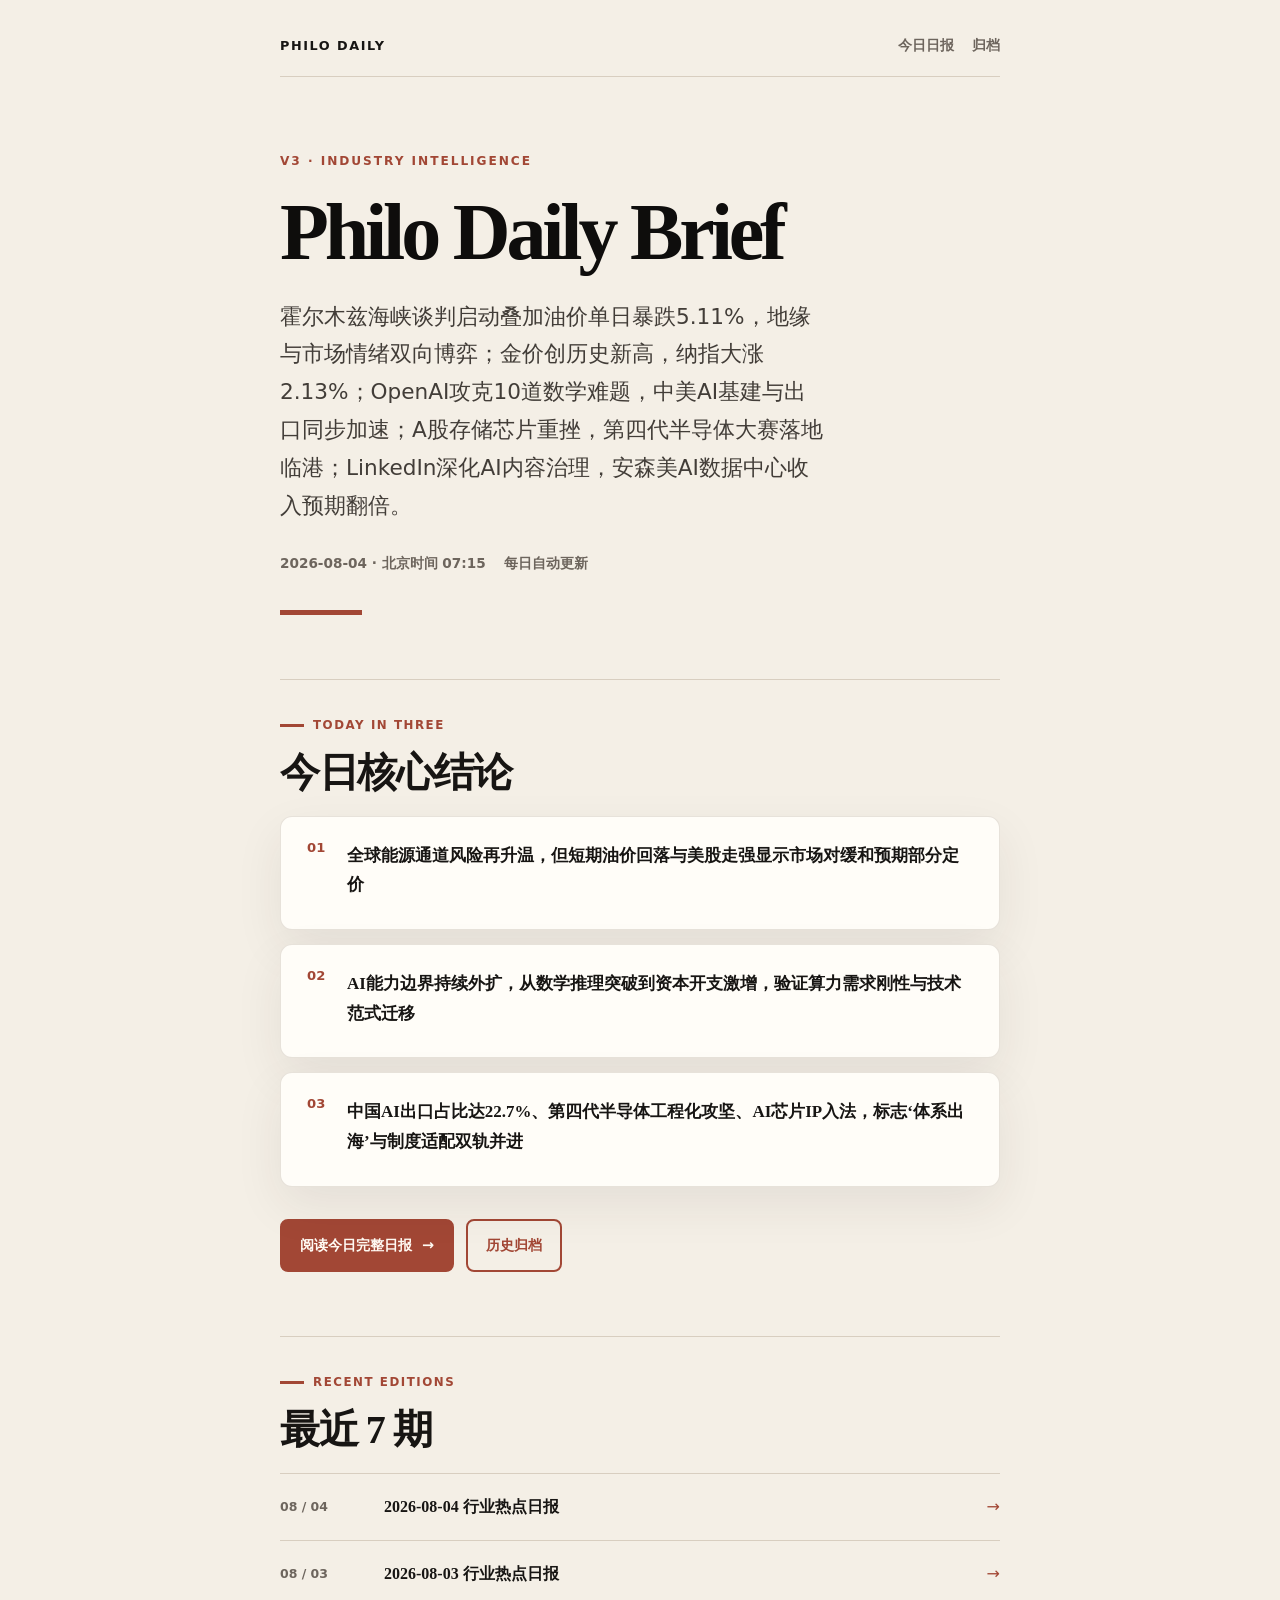
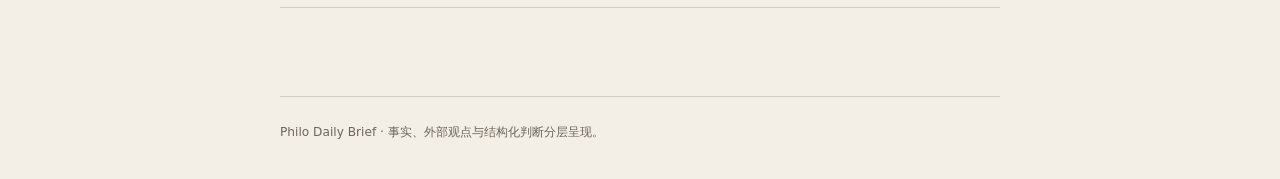
<file: index.html>
<!doctype html>
<html lang="zh-CN">
<head>
  <meta charset="utf-8">
  <meta name="viewport" content="width=device-width, initial-scale=1">
  <meta name="description" content="Philo Daily Brief：中文行业热点日报与投资决策线索。">
  <title>Philo Daily Brief</title>
  <link rel="stylesheet" href="styles.css">
</head>
<body>
  <header class="site-header shell">
    <nav class="nav" aria-label="主导航">
      <a class="brand" href="index.html">Philo Daily</a>
      <div class="nav-links"><a href="2026-08-04.html">今日日报</a><a href="archive.html">归档</a></div>
    </nav>
  </header>
  <main class="shell">
    <section aria-labelledby="page-title">
      <p class="eyebrow">V3 · Industry intelligence</p>
      <h1 id="page-title">Philo Daily Brief</h1>
      <p class="deck">霍尔木兹海峡谈判启动叠加油价单日暴跌5.11%，地缘与市场情绪双向博弈；金价创历史新高，纳指大涨2.13%；OpenAI攻克10道数学难题，中美AI基建与出口同步加速；A股存储芯片重挫，第四代半导体大赛落地临港；LinkedIn深化AI内容治理，安森美AI数据中心收入预期翻倍。</p>
      <div class="meta-row"><span>2026-08-04 · 北京时间 07:15</span><span>每日自动更新</span></div>
      <div class="hero-rule" aria-hidden="true"></div>
    </section>
    <section class="section" aria-labelledby="core-title">
      <span class="section-label">Today in three</span>
      <h2 id="core-title">今日核心结论</h2>
      <ol class="conclusion-list">
        <li><strong>全球能源通道风险再升温，但短期油价回落与美股走强显示市场对缓和预期部分定价</strong></li>
        <li><strong>AI能力边界持续外扩，从数学推理突破到资本开支激增，验证算力需求刚性与技术范式迁移</strong></li>
        <li><strong>中国AI出口占比达22.7%、第四代半导体工程化攻坚、AI芯片IP入法，标志‘体系出海’与制度适配双轨并进</strong></li>
      </ol>
      <div class="button-row">
        <a class="button" href="2026-08-04.html">阅读今日完整日报 <span aria-hidden="true">→</span></a>
        <a class="button button--ghost" href="archive.html">历史归档</a>
      </div>
    </section>
    <section class="section" aria-labelledby="recent-title">
      <span class="section-label">Recent editions</span>
      <h2 id="recent-title">最近 7 期</h2>
      <ul class="recent-list">
        <li>
          <a href="2026-08-04.html">
            <time datetime="2026-08-04">08 / 04</time>
            <strong>2026-08-04 行业热点日报</strong>
            <span class="arrow" aria-hidden="true">→</span>
          </a>
        </li>
        <li>
          <a href="2026-08-03.html">
            <time datetime="2026-08-03">08 / 03</time>
            <strong>2026-08-03 行业热点日报</strong>
            <span class="arrow" aria-hidden="true">→</span>
          </a>
        </li>
      </ul>
    </section>
  </main>
  <footer class="site-footer shell"><p>Philo Daily Brief · 事实、外部观点与结构化判断分层呈现。</p></footer>
</body>
</html>
</file>
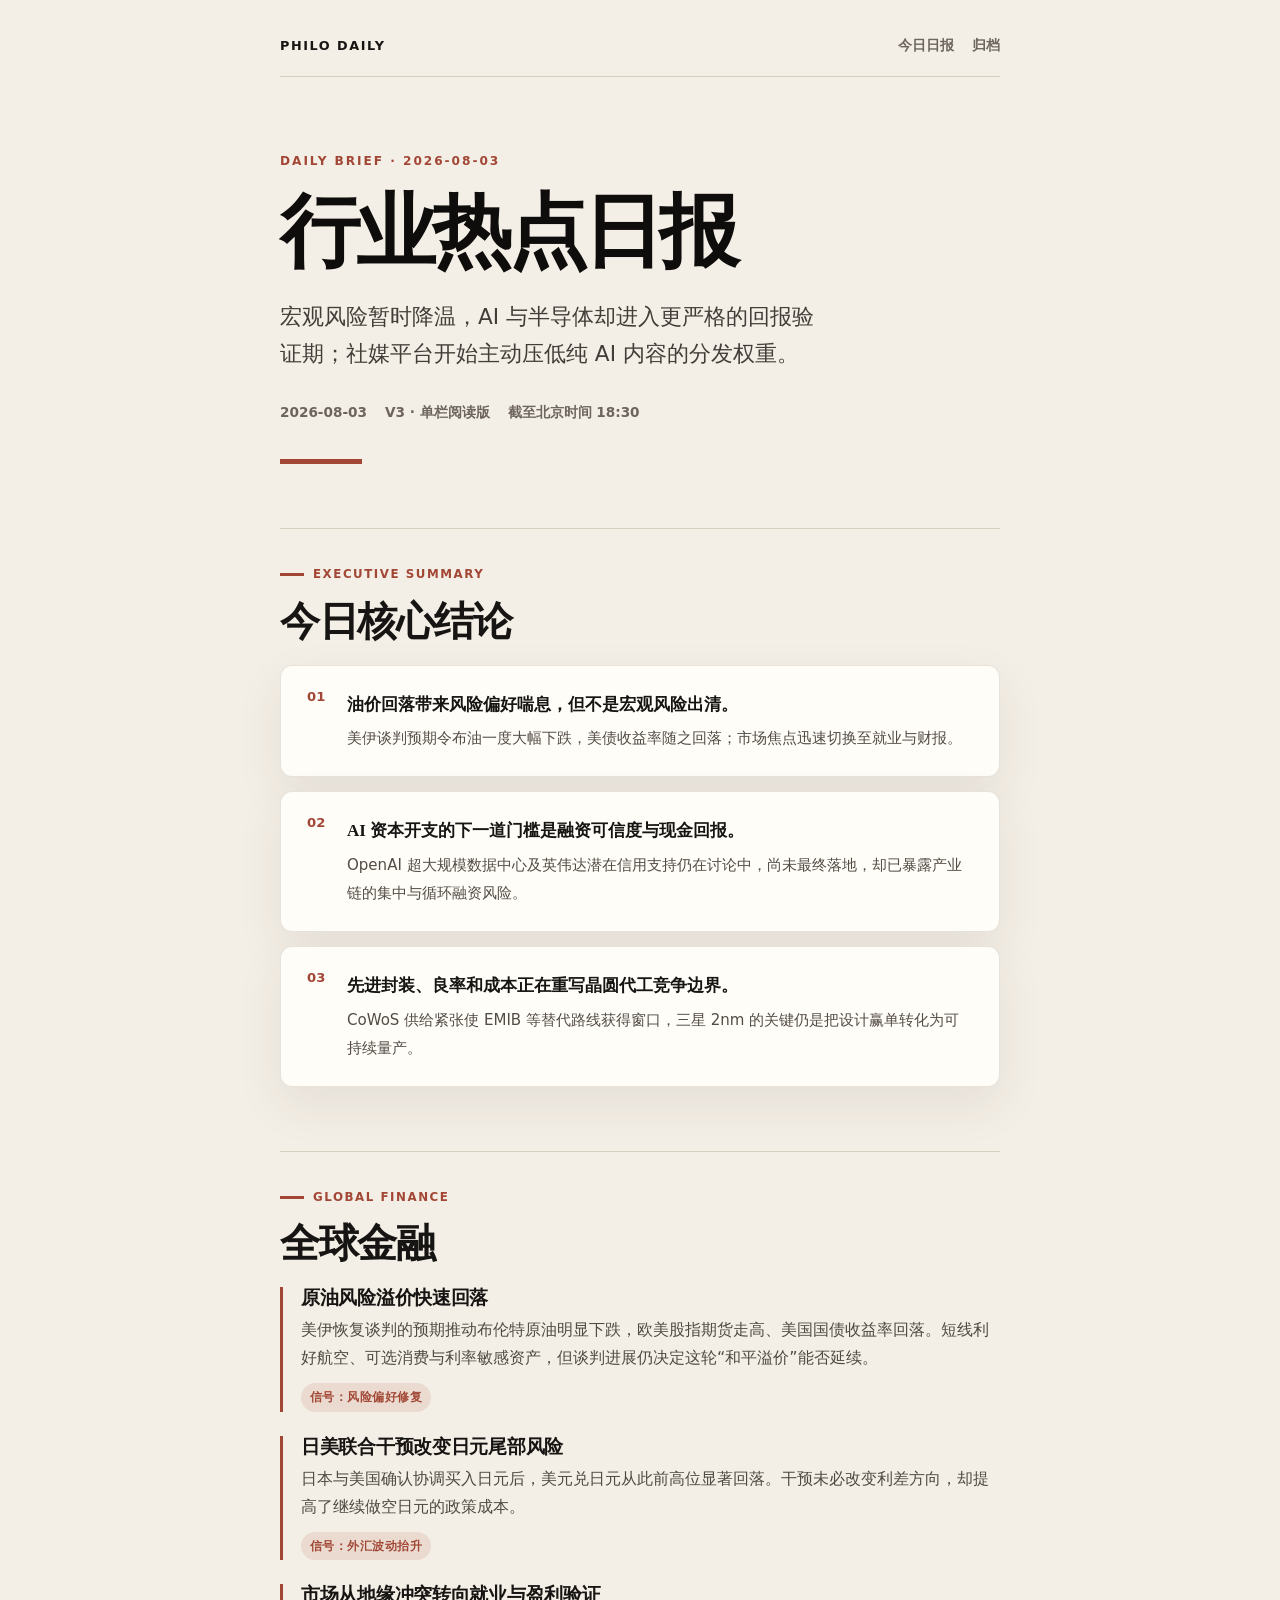
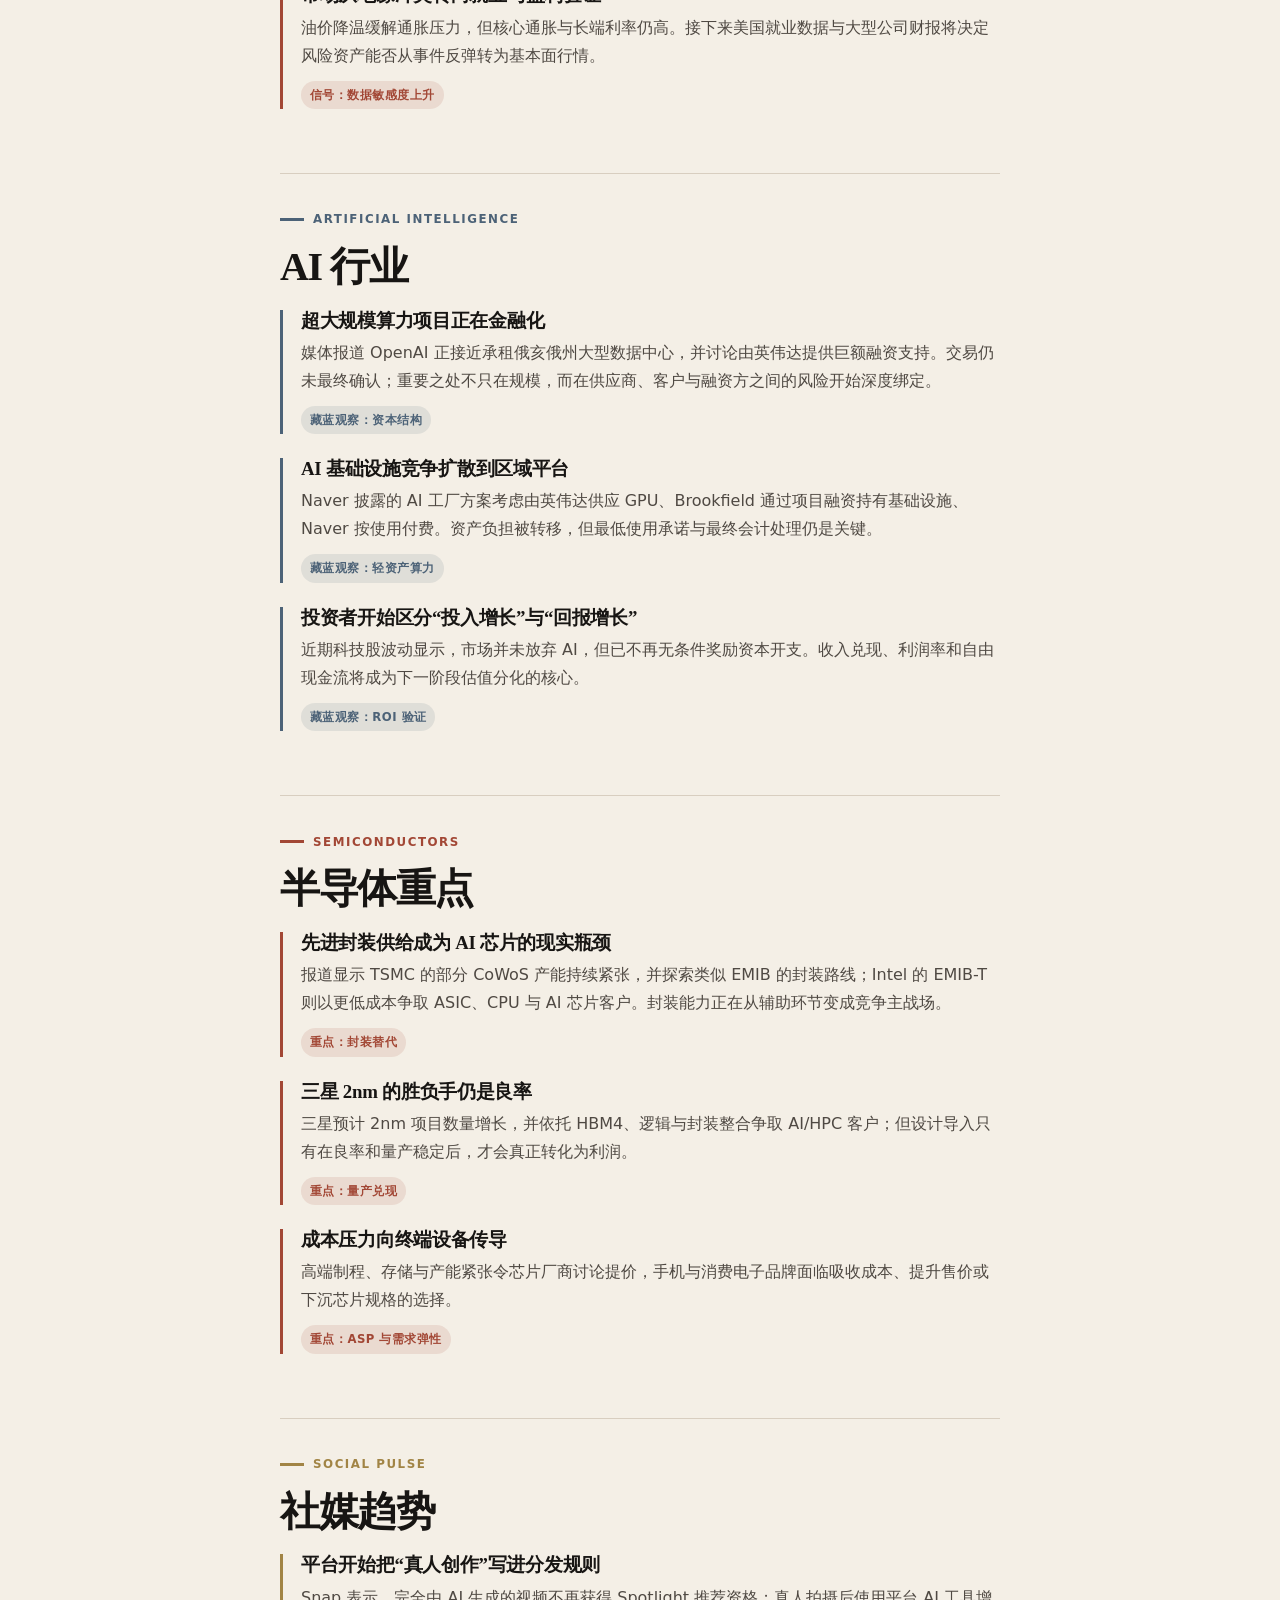
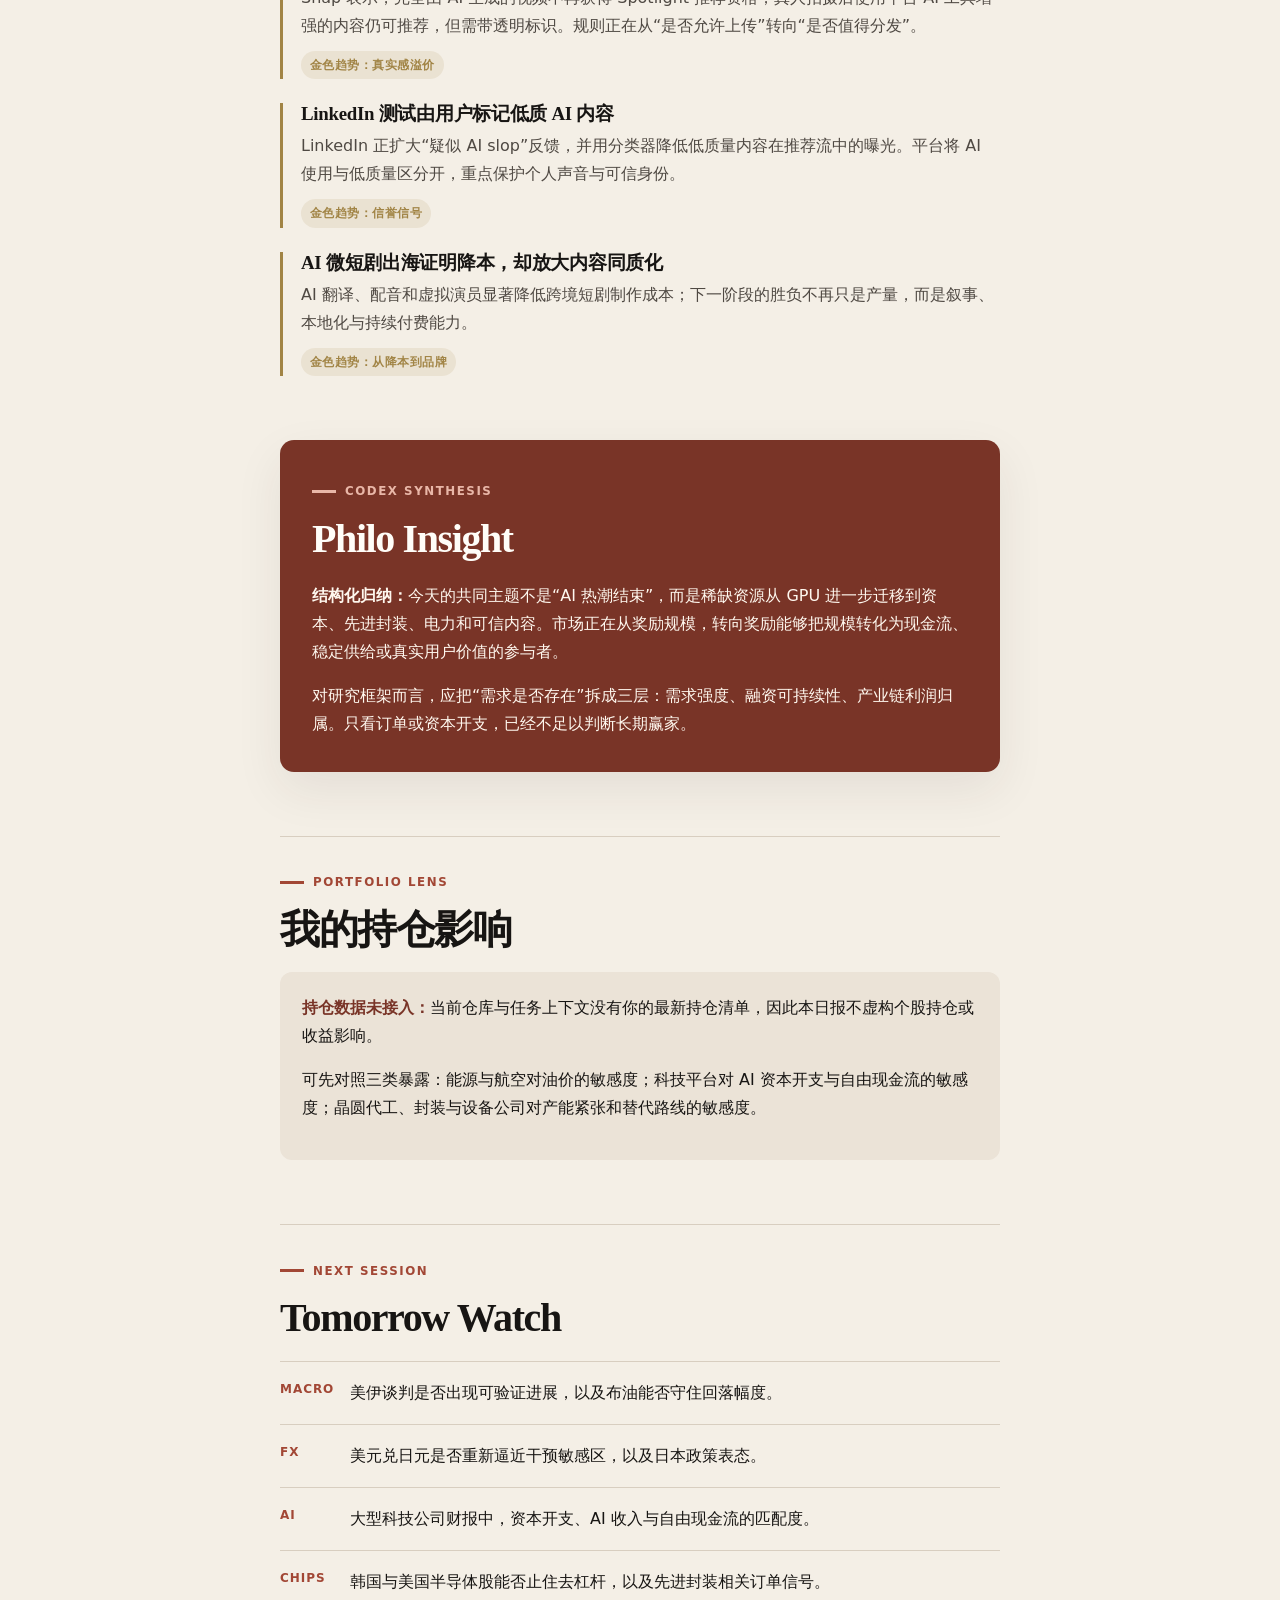
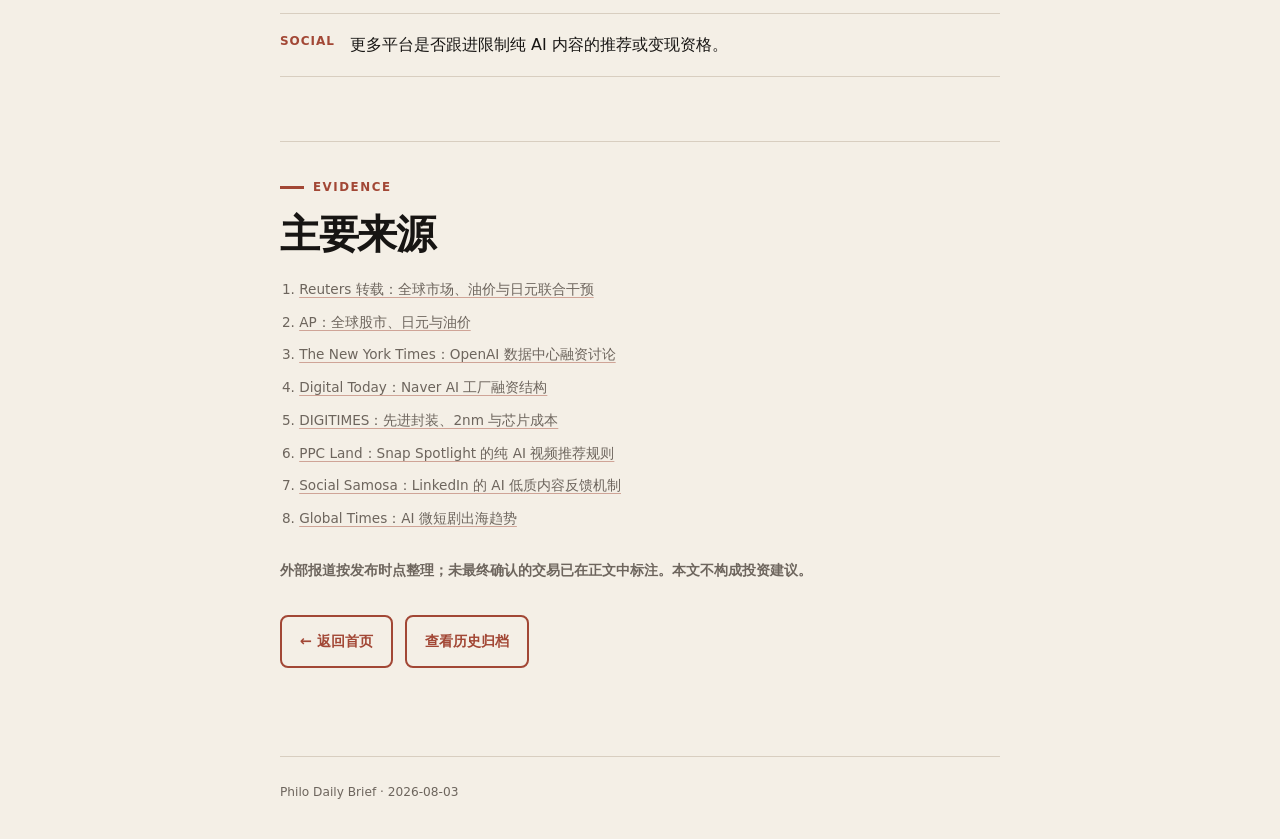
<file: 2026-08-03.html>
<!doctype html>
<html lang="zh-CN">
<head>
  <meta charset="utf-8">
  <meta name="viewport" content="width=device-width, initial-scale=1">
  <meta name="description" content="2026-08-03 中文行业热点日报：全球金融、AI、半导体与社媒趋势。">
  <title>2026-08-03 行业热点日报 · Philo Daily Brief</title>
  <link rel="stylesheet" href="styles.css">
</head>
<body>
  <header class="site-header shell">
    <nav class="nav" aria-label="主导航">
      <a class="brand" href="index.html">Philo Daily</a>
      <div class="nav-links">
        <a href="2026-08-03.html" aria-current="page">今日日报</a>
        <a href="archive.html">归档</a>
      </div>
    </nav>
  </header>

  <main class="shell">
    <article>
      <header aria-labelledby="daily-title">
        <p class="eyebrow">Daily brief · 2026-08-03</p>
        <h1 id="daily-title">行业热点日报</h1>
        <p class="deck">宏观风险暂时降温，AI 与半导体却进入更严格的回报验证期；社媒平台开始主动压低纯 AI 内容的分发权重。</p>
        <div class="meta-row">
          <time datetime="2026-08-03">2026-08-03</time>
          <span>V3 · 单栏阅读版</span>
          <span>截至北京时间 18:30</span>
        </div>
        <div class="hero-rule" aria-hidden="true"></div>
      </header>

      <section class="section" aria-labelledby="daily-core-title">
        <span class="section-label">Executive summary</span>
        <h2 id="daily-core-title">今日核心结论</h2>
        <ol class="conclusion-list">
          <li>
            <strong>油价回落带来风险偏好喘息，但不是宏观风险出清。</strong>
            <span>美伊谈判预期令布油一度大幅下跌，美债收益率随之回落；市场焦点迅速切换至就业与财报。</span>
          </li>
          <li>
            <strong>AI 资本开支的下一道门槛是融资可信度与现金回报。</strong>
            <span>OpenAI 超大规模数据中心及英伟达潜在信用支持仍在讨论中，尚未最终落地，却已暴露产业链的集中与循环融资风险。</span>
          </li>
          <li>
            <strong>先进封装、良率和成本正在重写晶圆代工竞争边界。</strong>
            <span>CoWoS 供给紧张使 EMIB 等替代路线获得窗口，三星 2nm 的关键仍是把设计赢单转化为可持续量产。</span>
          </li>
        </ol>
      </section>

      <section class="section" aria-labelledby="finance-title">
        <span class="section-label">Global finance</span>
        <h2 id="finance-title">全球金融</h2>
        <ul class="brief-list">
          <li>
            <h3>原油风险溢价快速回落</h3>
            <p>美伊恢复谈判的预期推动布伦特原油明显下跌，欧美股指期货走高、美国国债收益率回落。短线利好航空、可选消费与利率敏感资产，但谈判进展仍决定这轮“和平溢价”能否延续。</p>
            <span class="signal">信号：风险偏好修复</span>
          </li>
          <li>
            <h3>日美联合干预改变日元尾部风险</h3>
            <p>日本与美国确认协调买入日元后，美元兑日元从此前高位显著回落。干预未必改变利差方向，却提高了继续做空日元的政策成本。</p>
            <span class="signal">信号：外汇波动抬升</span>
          </li>
          <li>
            <h3>市场从地缘冲突转向就业与盈利验证</h3>
            <p>油价降温缓解通胀压力，但核心通胀与长端利率仍高。接下来美国就业数据与大型公司财报将决定风险资产能否从事件反弹转为基本面行情。</p>
            <span class="signal">信号：数据敏感度上升</span>
          </li>
        </ul>
      </section>

      <section class="section section--ai" aria-labelledby="ai-title">
        <span class="section-label">Artificial intelligence</span>
        <h2 id="ai-title">AI 行业</h2>
        <ul class="brief-list">
          <li>
            <h3>超大规模算力项目正在金融化</h3>
            <p>媒体报道 OpenAI 正接近承租俄亥俄州大型数据中心，并讨论由英伟达提供巨额融资支持。交易仍未最终确认；重要之处不只在规模，而在供应商、客户与融资方之间的风险开始深度绑定。</p>
            <span class="signal">藏蓝观察：资本结构</span>
          </li>
          <li>
            <h3>AI 基础设施竞争扩散到区域平台</h3>
            <p>Naver 披露的 AI 工厂方案考虑由英伟达供应 GPU、Brookfield 通过项目融资持有基础设施、Naver 按使用付费。资产负担被转移，但最低使用承诺与最终会计处理仍是关键。</p>
            <span class="signal">藏蓝观察：轻资产算力</span>
          </li>
          <li>
            <h3>投资者开始区分“投入增长”与“回报增长”</h3>
            <p>近期科技股波动显示，市场并未放弃 AI，但已不再无条件奖励资本开支。收入兑现、利润率和自由现金流将成为下一阶段估值分化的核心。</p>
            <span class="signal">藏蓝观察：ROI 验证</span>
          </li>
        </ul>
      </section>

      <section class="section" aria-labelledby="chips-title">
        <span class="section-label">Semiconductors</span>
        <h2 id="chips-title">半导体重点</h2>
        <ul class="brief-list">
          <li>
            <h3>先进封装供给成为 AI 芯片的现实瓶颈</h3>
            <p>报道显示 TSMC 的部分 CoWoS 产能持续紧张，并探索类似 EMIB 的封装路线；Intel 的 EMIB-T 则以更低成本争取 ASIC、CPU 与 AI 芯片客户。封装能力正在从辅助环节变成竞争主战场。</p>
            <span class="signal">重点：封装替代</span>
          </li>
          <li>
            <h3>三星 2nm 的胜负手仍是良率</h3>
            <p>三星预计 2nm 项目数量增长，并依托 HBM4、逻辑与封装整合争取 AI/HPC 客户；但设计导入只有在良率和量产稳定后，才会真正转化为利润。</p>
            <span class="signal">重点：量产兑现</span>
          </li>
          <li>
            <h3>成本压力向终端设备传导</h3>
            <p>高端制程、存储与产能紧张令芯片厂商讨论提价，手机与消费电子品牌面临吸收成本、提升售价或下沉芯片规格的选择。</p>
            <span class="signal">重点：ASP 与需求弹性</span>
          </li>
        </ul>
      </section>

      <section class="section section--social" aria-labelledby="social-title">
        <span class="section-label">Social pulse</span>
        <h2 id="social-title">社媒趋势</h2>
        <ul class="brief-list">
          <li>
            <h3>平台开始把“真人创作”写进分发规则</h3>
            <p>Snap 表示，完全由 AI 生成的视频不再获得 Spotlight 推荐资格；真人拍摄后使用平台 AI 工具增强的内容仍可推荐，但需带透明标识。规则正在从“是否允许上传”转向“是否值得分发”。</p>
            <span class="signal">金色趋势：真实感溢价</span>
          </li>
          <li>
            <h3>LinkedIn 测试由用户标记低质 AI 内容</h3>
            <p>LinkedIn 正扩大“疑似 AI slop”反馈，并用分类器降低低质量内容在推荐流中的曝光。平台将 AI 使用与低质量区分开，重点保护个人声音与可信身份。</p>
            <span class="signal">金色趋势：信誉信号</span>
          </li>
          <li>
            <h3>AI 微短剧出海证明降本，却放大内容同质化</h3>
            <p>AI 翻译、配音和虚拟演员显著降低跨境短剧制作成本；下一阶段的胜负不再只是产量，而是叙事、本地化与持续付费能力。</p>
            <span class="signal">金色趋势：从降本到品牌</span>
          </li>
        </ul>
      </section>

      <aside class="insight" aria-labelledby="insight-title">
        <span class="section-label">Codex synthesis</span>
        <h2 id="insight-title">Philo Insight</h2>
        <p><strong>结构化归纳：</strong>今天的共同主题不是“AI 热潮结束”，而是稀缺资源从 GPU 进一步迁移到资本、先进封装、电力和可信内容。市场正在从奖励规模，转向奖励能够把规模转化为现金流、稳定供给或真实用户价值的参与者。</p>
        <p>对研究框架而言，应把“需求是否存在”拆成三层：需求强度、融资可持续性、产业链利润归属。只看订单或资本开支，已经不足以判断长期赢家。</p>
      </aside>

      <section class="section" aria-labelledby="portfolio-title">
        <span class="section-label">Portfolio lens</span>
        <h2 id="portfolio-title">我的持仓影响</h2>
        <div class="portfolio-note">
          <p><strong>持仓数据未接入：</strong>当前仓库与任务上下文没有你的最新持仓清单，因此本日报不虚构个股持仓或收益影响。</p>
          <p>可先对照三类暴露：能源与航空对油价的敏感度；科技平台对 AI 资本开支与自由现金流的敏感度；晶圆代工、封装与设备公司对产能紧张和替代路线的敏感度。</p>
        </div>
      </section>

      <section class="section" aria-labelledby="watch-title">
        <span class="section-label">Next session</span>
        <h2 id="watch-title">Tomorrow Watch</h2>
        <ul class="watch-list">
          <li><time>Macro</time><span>美伊谈判是否出现可验证进展，以及布油能否守住回落幅度。</span></li>
          <li><time>FX</time><span>美元兑日元是否重新逼近干预敏感区，以及日本政策表态。</span></li>
          <li><time>AI</time><span>大型科技公司财报中，资本开支、AI 收入与自由现金流的匹配度。</span></li>
          <li><time>Chips</time><span>韩国与美国半导体股能否止住去杠杆，以及先进封装相关订单信号。</span></li>
          <li><time>Social</time><span>更多平台是否跟进限制纯 AI 内容的推荐或变现资格。</span></li>
        </ul>
      </section>

      <section class="section" aria-labelledby="sources-title">
        <span class="section-label">Evidence</span>
        <h2 id="sources-title">主要来源</h2>
        <ol class="source-list">
          <li><a href="https://www.lse.co.uk/news/global-markets-oil-slumps-on-hopes-of-iran-deal-yen-firms-after-intervention-l7cqn48vtdvdi4u.html">Reuters 转载：全球市场、油价与日元联合干预</a></li>
          <li><a href="https://apnews.com/article/stocks-markets-dollar-yen-trump-oil-d19a8f9a77b6fceca41da3e4b6bf17aa">AP：全球股市、日元与油价</a></li>
          <li><a href="https://www.nytimes.com/2026/07/27/technology/openai-data-center-nvidia.html">The New York Times：OpenAI 数据中心融资讨论</a></li>
          <li><a href="https://www.digitaltoday.co.kr/en/view/88334/naver-ai-factory-in-talks-on-nvidia-gpus-brookfield-funding-to-cut-investment-burden">Digital Today：Naver AI 工厂融资结构</a></li>
          <li><a href="https://apps.digitimes.com/news/a20260803VL206/intel-tsmc-2nm-ddr4-samsung.html">DIGITIMES：先进封装、2nm 与芯片成本</a></li>
          <li><a href="https://ppc.land/snap-blocks-ai-only-videos-from-spotlight-as-contributors-climb-120/">PPC Land：Snap Spotlight 的纯 AI 视频推荐规则</a></li>
          <li><a href="https://www.socialsamosa.com/news-2/linkedin-tests-option-report-ai-slop-posts-comments-12222974">Social Samosa：LinkedIn 的 AI 低质内容反馈机制</a></li>
          <li><a href="https://www.globaltimes.cn/page/202608/1367353.shtml">Global Times：AI 微短剧出海趋势</a></li>
        </ol>
        <p class="meta-row">外部报道按发布时点整理；未最终确认的交易已在正文中标注。本文不构成投资建议。</p>
      </section>

      <div class="button-row">
        <a class="button button--ghost" href="index.html">← 返回首页</a>
        <a class="button button--ghost" href="archive.html">查看历史归档</a>
      </div>
    </article>
  </main>

  <footer class="site-footer shell">
    <p>Philo Daily Brief · 2026-08-03</p>
  </footer>
</body>
</html>
</file>
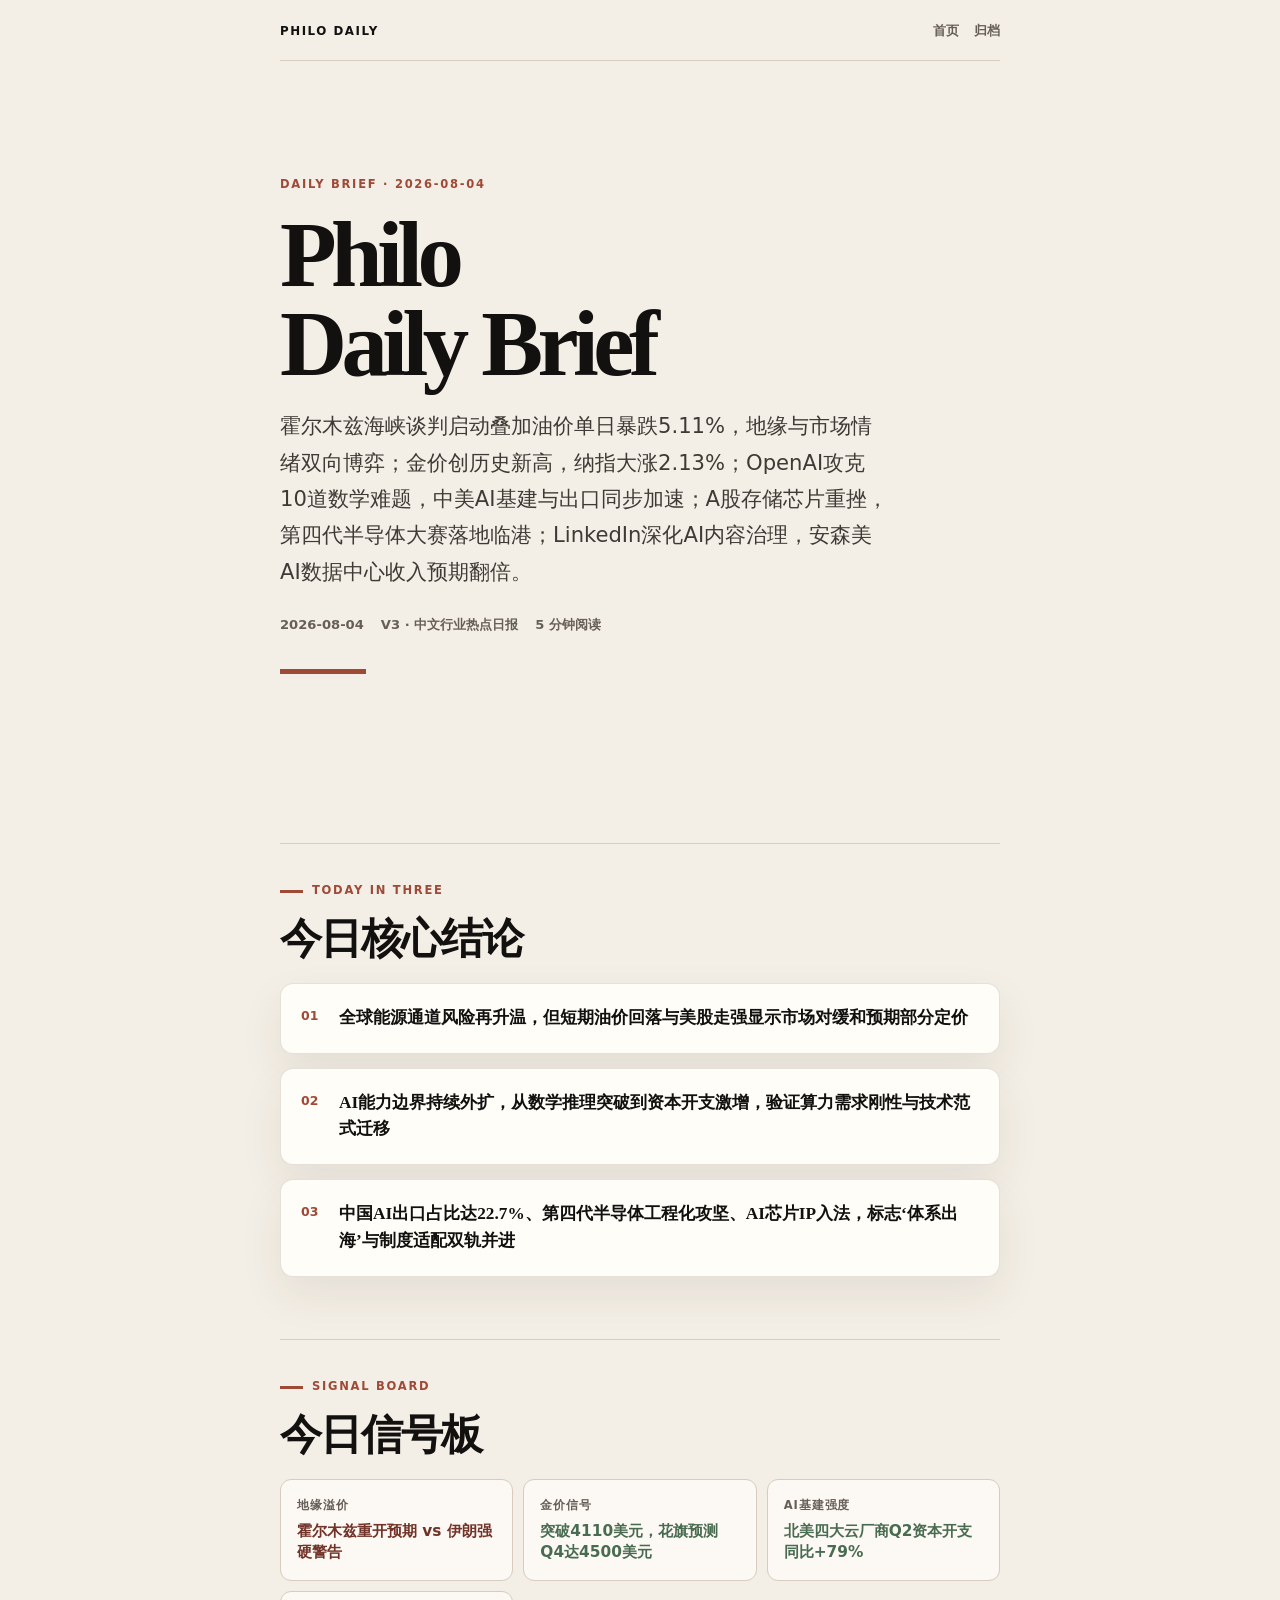
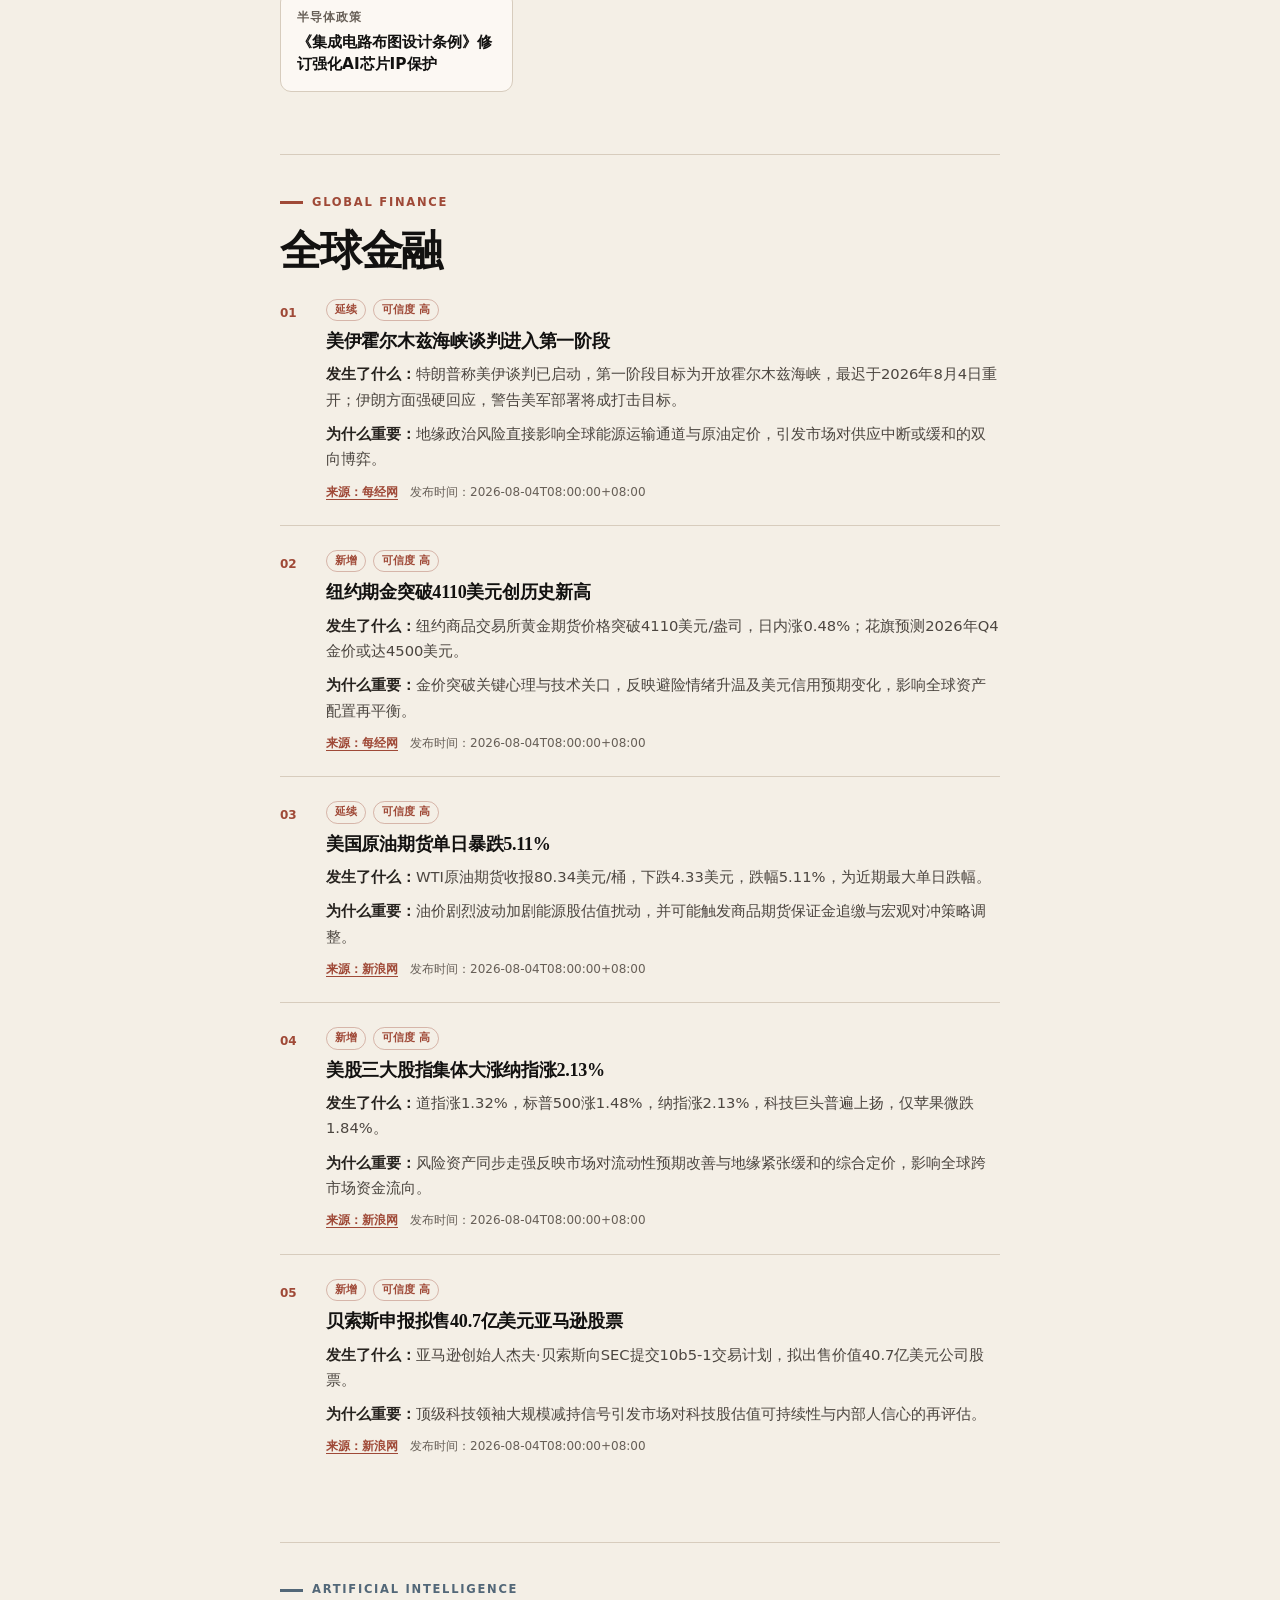
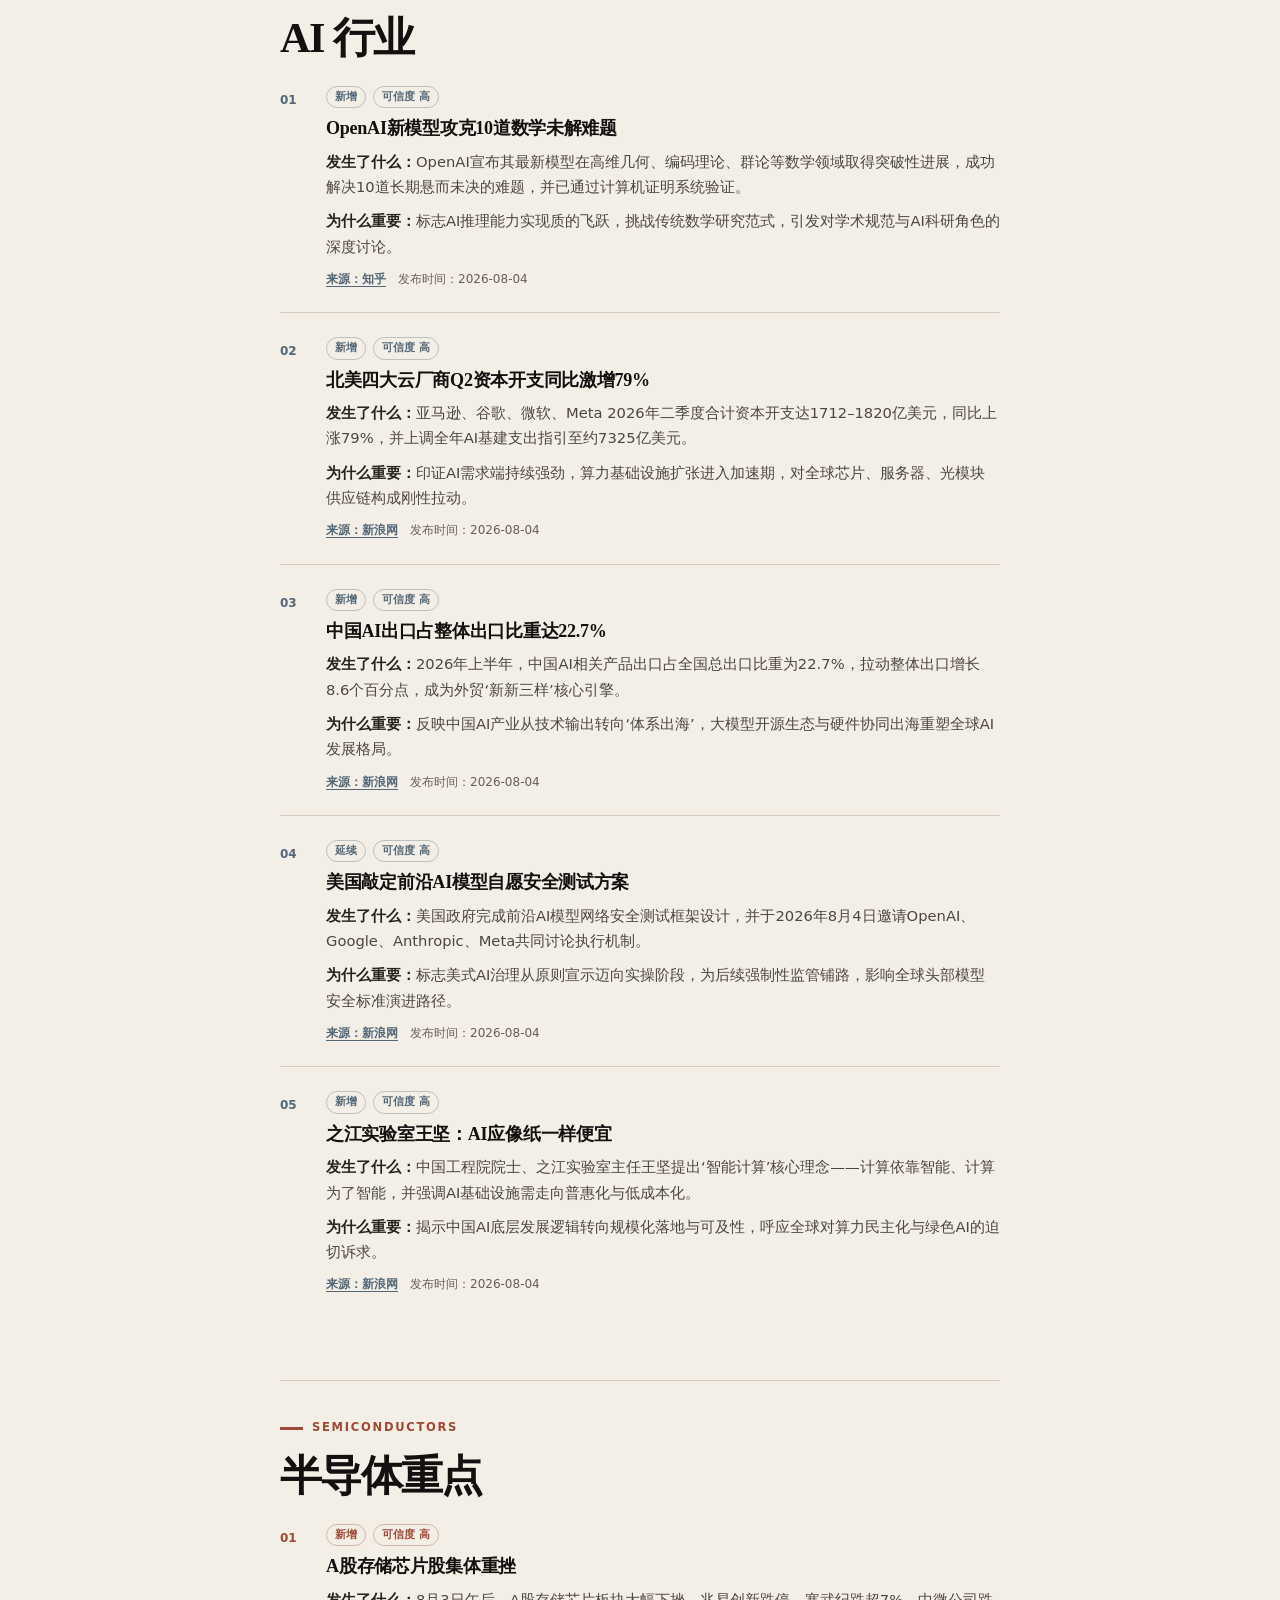
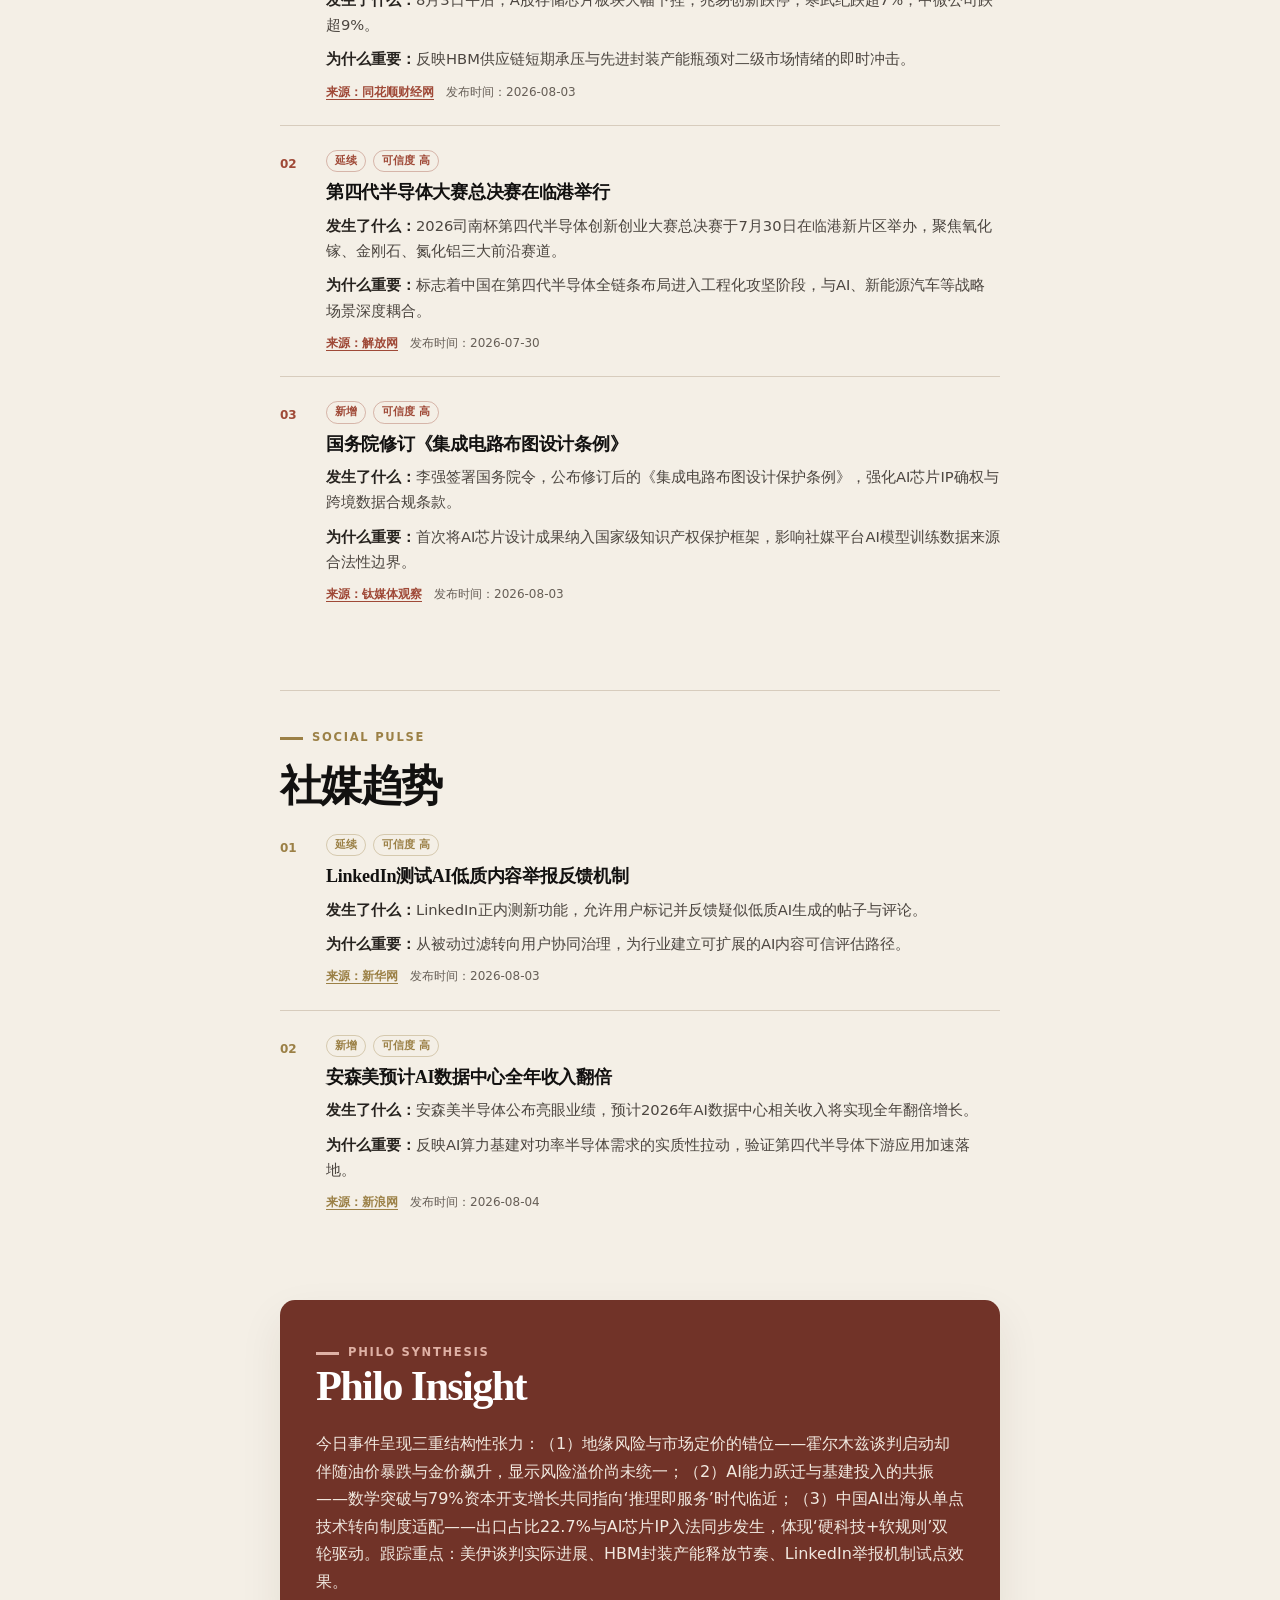
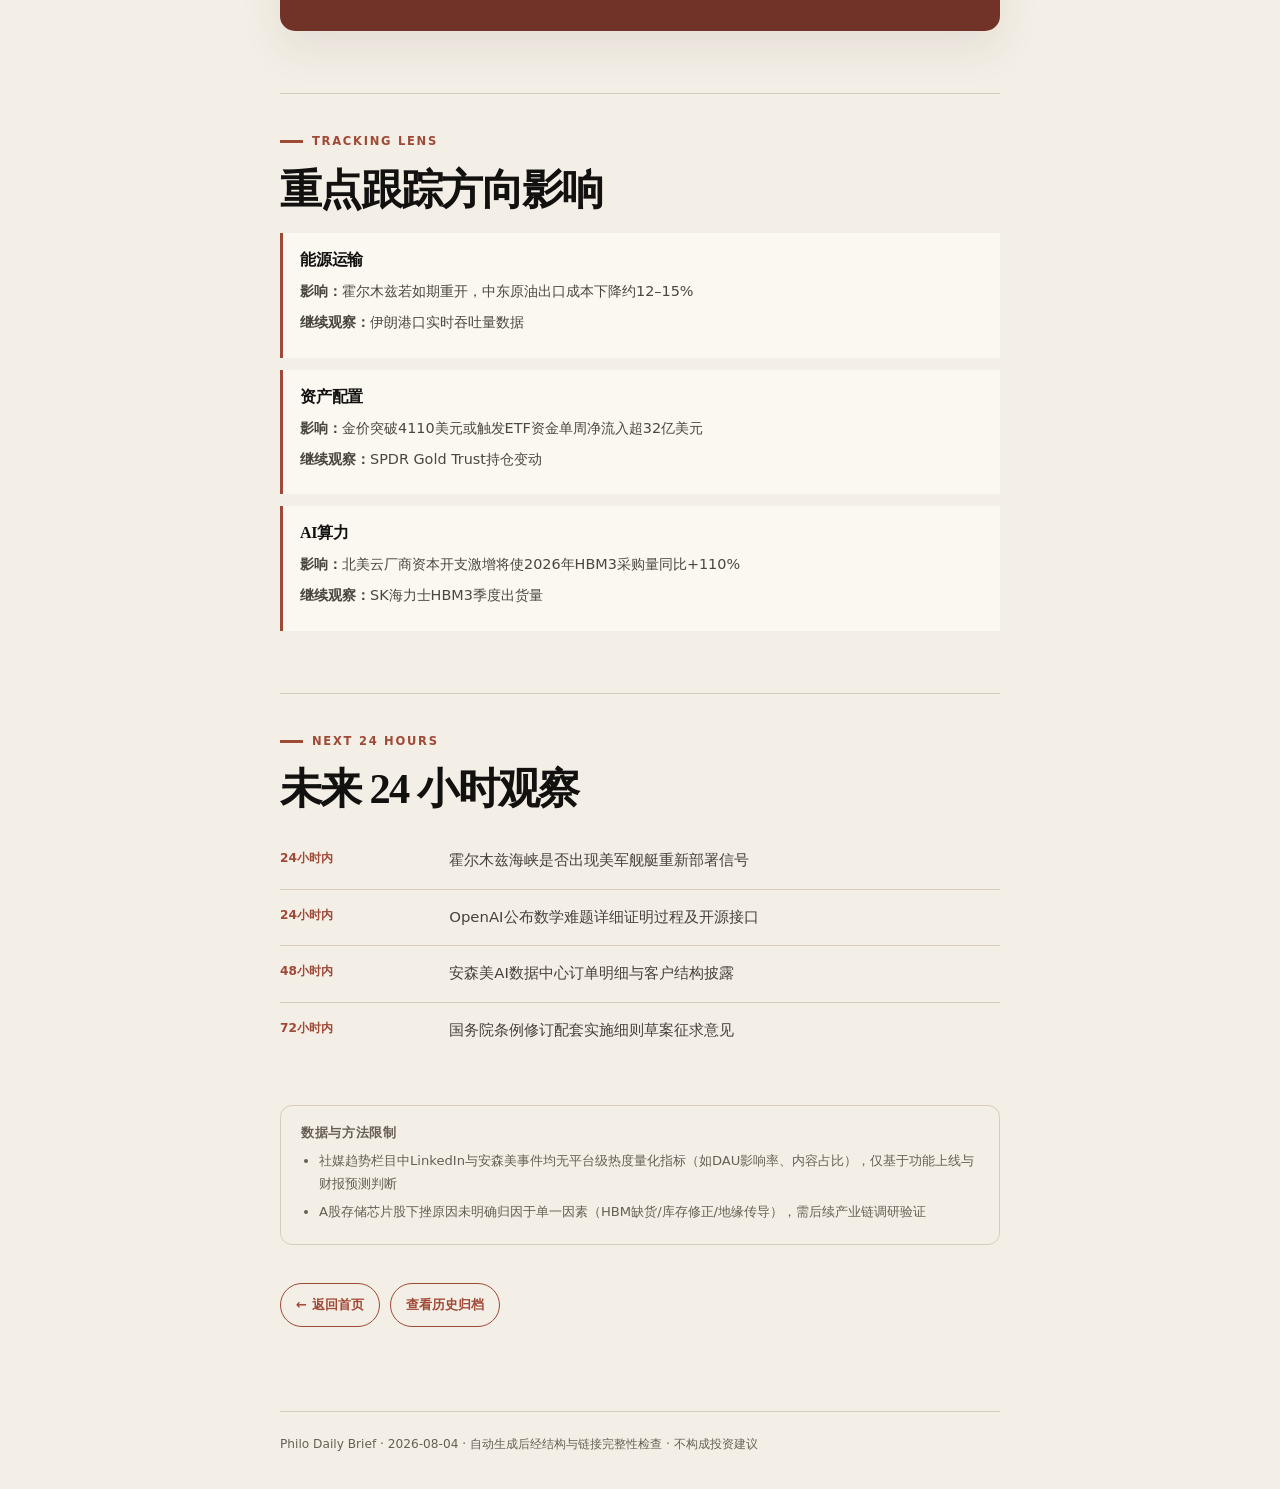
<file: 2026-08-04.html>
<!doctype html>
<html lang="zh-CN">
<head>
  <meta charset="utf-8">
  <meta name="viewport" content="width=device-width, initial-scale=1, viewport-fit=cover">
  <meta name="description" content="2026-08-04 Philo Daily Brief：全球金融、AI、半导体与社媒趋势。">
  <meta name="color-scheme" content="light">
  <meta name="theme-color" content="#f4efe6">
  <title>2026-08-04 行业热点日报 · Philo Daily Brief</title>
  <style>
    :root {
      color-scheme: light;
      --paper: #f4efe6;
      --paper-deep: #e9dfd1;
      --card: #fffdf8;
      --ink: #121110;
      --muted: #675f57;
      --line: #d7ccbd;
      --brick: #9f4937;
      --brick-deep: #713328;
      --navy: #526778;
      --navy-soft: #dfe5e8;
      --gold: #9b8046;
      --gold-soft: #ebe2ca;
      --shadow: 0 18px 44px rgba(52, 40, 30, .08);
    }

    * { box-sizing: border-box; }
    html { scroll-behavior: smooth; overflow-wrap: anywhere; }
    body {
      margin: 0;
      min-width: 0;
      background: var(--paper);
      color: var(--ink);
      font-family: Inter, ui-sans-serif, system-ui, -apple-system, BlinkMacSystemFont,
        "Segoe UI", "PingFang SC", "Noto Sans SC", sans-serif;
      font-size: 16px;
      line-height: 1.72;
      text-rendering: optimizeLegibility;
      -webkit-text-size-adjust: 100%;
    }
    a { color: inherit; }
    a:focus-visible { outline: 3px solid rgba(159, 73, 55, .35); outline-offset: 4px; }
    .shell { width: min(calc(100% - 32px), 720px); margin-inline: auto; }
    .site-header { padding-top: max(20px, env(safe-area-inset-top)); }
    .nav {
      display: flex;
      align-items: center;
      justify-content: space-between;
      gap: 14px;
      padding-bottom: 17px;
      border-bottom: 1px solid var(--line);
    }
    .brand {
      flex: 0 0 auto;
      font-size: .74rem;
      font-weight: 850;
      letter-spacing: .13em;
      text-decoration: none;
      text-transform: uppercase;
    }
    .nav-links { display: flex; gap: 15px; font-size: .82rem; font-weight: 750; }
    .nav-links a { color: var(--muted); text-decoration: none; }
    .nav-links a:hover { color: var(--brick); }
    main { padding: 0 0 84px; }
    .cover {
      min-height: min(720px, calc(100svh - 58px));
      display: flex;
      flex-direction: column;
      justify-content: center;
      padding: 56px 0 48px;
    }
    .eyebrow,
    .section-label {
      margin: 0 0 15px;
      color: var(--section-accent, var(--brick));
      font-size: .72rem;
      font-weight: 850;
      letter-spacing: .15em;
      text-transform: uppercase;
    }
    h1, h2, h3 { margin-top: 0; font-family: Iowan Old Style, Baskerville, Georgia, "Noto Serif SC", serif; }
    h1 {
      max-width: 640px;
      margin-bottom: 20px;
      font-size: clamp(2.8rem, 13.4vw, 5.8rem);
      line-height: .96;
      letter-spacing: -.06em;
    }
    h2 { margin-bottom: 21px; font-size: clamp(1.8rem, 7.4vw, 2.65rem); line-height: 1.08; letter-spacing: -.04em; }
    h3 { margin-bottom: 9px; font-size: 1.13rem; line-height: 1.25; letter-spacing: -.015em; }
    p { margin-top: 0; }
    .deck { max-width: 38rem; margin-bottom: 24px; color: #3f3a35; font-size: clamp(1.05rem, 4.5vw, 1.32rem); }
    .cover-meta { display: flex; flex-wrap: wrap; gap: 7px 17px; color: var(--muted); font-size: .82rem; font-weight: 700; }
    .cover-rule { width: 86px; height: 5px; margin-top: 32px; background: var(--brick); }
    .section {
      --section-accent: var(--brick);
      padding-top: 30px;
      margin-top: 62px;
      border-top: 1px solid var(--line);
      scroll-margin-top: 16px;
    }
    .section--ai { --section-accent: var(--navy); }
    .section--social { --section-accent: var(--gold); }
    .section-label { display: inline-flex; align-items: center; gap: 9px; }
    .section-label::before { width: 23px; height: 3px; background: currentColor; content: ""; }
    .lead-grid { display: grid; gap: 14px; }
    .lead-card {
      position: relative;
      min-width: 0;
      padding: 21px 20px 21px 58px;
      background: var(--card);
      border: 1px solid rgba(109, 91, 73, .18);
      border-radius: 13px;
      box-shadow: var(--shadow);
    }
    .lead-number { position: absolute; top: 21px; left: 20px; color: var(--brick); font-size: .78rem; font-weight: 850; }
    .lead-card p { margin: 0; font-family: Iowan Old Style, Baskerville, Georgia, "Noto Serif SC", serif; font-size: 1.08rem; font-weight: 700; line-height: 1.55; }
    .signal-board { display: grid; grid-template-columns: repeat(2, minmax(0, 1fr)); gap: 10px; }
    .signal-card { min-width: 0; padding: 16px; background: rgba(255, 253, 248, .72); border: 1px solid var(--line); border-radius: 11px; }
    .signal-card span { display: block; color: var(--muted); font-size: .72rem; font-weight: 800; letter-spacing: .08em; text-transform: uppercase; }
    .signal-card strong { display: block; margin-top: 5px; font-size: .96rem; line-height: 1.4; }
    .signal-card[data-tone="积极"] strong { color: #496b51; }
    .signal-card[data-tone="警惕"] strong { color: var(--brick-deep); }
    .news-list { margin: 0; padding: 0; list-style: none; counter-reset: news; }
    .news-item {
      position: relative;
      min-width: 0;
      padding: 24px 0 24px 46px;
      border-top: 1px solid var(--line);
      counter-increment: news;
    }
    .news-item:first-child { padding-top: 4px; border-top: 0; }
    .news-item::before {
      position: absolute;
      top: 28px;
      left: 0;
      color: var(--section-accent);
      font-size: .75rem;
      font-weight: 850;
      content: "0" counter(news);
    }
    .news-item:first-child::before { top: 8px; }
    .item-tags { display: flex; flex-wrap: wrap; gap: 7px; margin-bottom: 9px; }
    .pill { padding: 3px 8px; border: 1px solid color-mix(in srgb, var(--section-accent) 35%, transparent); border-radius: 999px; color: var(--section-accent); font-size: .68rem; font-weight: 850; line-height: 1.3; }
    .news-item p { margin-bottom: 9px; color: #4c4640; font-size: .92rem; }
    .news-item p strong { color: #27231f; }
    .source-meta { display: flex; flex-wrap: wrap; gap: 6px 12px; margin-top: 12px; color: var(--muted); font-size: .75rem; line-height: 1.45; }
    .source-link { color: var(--section-accent); font-weight: 800; text-underline-offset: 3px; }
    .insight {
      --section-accent: var(--brick);
      margin-top: 64px;
      padding: 28px 24px;
      background: var(--brick-deep);
      color: #fffaf3;
      border-radius: 15px;
      box-shadow: var(--shadow);
    }
    .insight .section-label { color: #dfb1a5; }
    .insight h2 { color: #fff; }
    .insight p { margin-bottom: 0; color: #f1e8df; }
    .watch-list,
    .impact-list,
    .limitations-list { margin: 0; padding: 0; list-style: none; }
    .watch-list li { display: grid; grid-template-columns: minmax(76px, .28fr) 1fr; gap: 15px; padding: 15px 0; border-top: 1px solid var(--line); }
    .watch-list li:first-child { border-top: 0; }
    .watch-list time { color: var(--brick); font-size: .76rem; font-weight: 850; }
    .watch-list span { color: #45403b; font-size: .93rem; }
    .impact-list { display: grid; gap: 12px; }
    .impact-list li { padding: 17px; background: rgba(255, 253, 248, .66); border-left: 3px solid var(--brick); }
    .impact-list h3 { font-size: 1rem; }
    .impact-list p { margin-bottom: 6px; color: #4c4640; font-size: .9rem; }
    .limitations { margin-top: 46px; padding: 20px; border: 1px solid var(--line); border-radius: 12px; color: var(--muted); font-size: .82rem; }
    .limitations h2 { margin-bottom: 10px; font-family: inherit; font-size: .84rem; letter-spacing: .05em; text-transform: uppercase; }
    .limitations-list { padding-left: 18px; list-style: disc; }
    .limitations-list li + li { margin-top: 6px; }
    .button-row { display: flex; flex-wrap: wrap; gap: 10px; margin-top: 38px; }
    .button { display: inline-flex; align-items: center; justify-content: center; min-height: 44px; padding: 10px 15px; border: 1px solid var(--brick); border-radius: 999px; color: var(--brick); font-size: .82rem; font-weight: 800; text-decoration: none; }
    .button:hover { background: var(--brick); color: #fff; }
    .site-footer { padding: 22px 0 max(34px, env(safe-area-inset-bottom)); border-top: 1px solid var(--line); color: var(--muted); font-size: .76rem; }
    .site-footer p { margin-bottom: 0; }
    @supports not (color: color-mix(in srgb, red 50%, white)) {
      .pill { border-color: var(--line); }
    }
    @media (min-width: 620px) {
      .signal-board { grid-template-columns: repeat(3, minmax(0, 1fr)); }
      .insight { padding: 36px; }
    }
    @media (max-width: 380px) {
      .shell { width: min(calc(100% - 24px), 720px); }
      .nav { align-items: flex-start; }
      .nav-links { gap: 10px; }
      .cover { padding-top: 42px; }
      .news-item { padding-left: 37px; }
      .watch-list li { grid-template-columns: 1fr; gap: 3px; }
    }
    @media (prefers-reduced-motion: reduce) { html { scroll-behavior: auto; } }
    @media print { .site-header, .button-row { display: none; } body { background: #fff; } .cover { min-height: auto; } }
  </style>
</head>
<body>
  <header class="site-header shell">
    <nav class="nav" aria-label="主导航">
      <a class="brand" href="index.html">Philo Daily</a>
      <div class="nav-links"><a href="index.html">首页</a><a href="archive.html">归档</a></div>
    </nav>
  </header>
  <main class="shell">
    <article>
      <header class="cover" aria-labelledby="page-title">
        <p class="eyebrow">Daily brief · 2026-08-04</p>
        <h1 id="page-title">Philo<br>Daily Brief</h1>
        <p class="deck">霍尔木兹海峡谈判启动叠加油价单日暴跌5.11%，地缘与市场情绪双向博弈；金价创历史新高，纳指大涨2.13%；OpenAI攻克10道数学难题，中美AI基建与出口同步加速；A股存储芯片重挫，第四代半导体大赛落地临港；LinkedIn深化AI内容治理，安森美AI数据中心收入预期翻倍。</p>
        <div class="cover-meta">
          <time datetime="2026-08-04">2026-08-04</time>
          <span>V3 · 中文行业热点日报</span>
          <span>5 分钟阅读</span>
        </div>
        <div class="cover-rule" aria-hidden="true"></div>
      </header>

      <section class="section" data-section="core" aria-labelledby="core-title">
        <p class="section-label">Today in three</p>
        <h2 id="core-title">今日核心结论</h2>
        <div class="lead-grid">
          <article class="lead-card"><span class="lead-number">01</span><p>全球能源通道风险再升温，但短期油价回落与美股走强显示市场对缓和预期部分定价</p></article>
          <article class="lead-card"><span class="lead-number">02</span><p>AI能力边界持续外扩，从数学推理突破到资本开支激增，验证算力需求刚性与技术范式迁移</p></article>
          <article class="lead-card"><span class="lead-number">03</span><p>中国AI出口占比达22.7%、第四代半导体工程化攻坚、AI芯片IP入法，标志‘体系出海’与制度适配双轨并进</p></article>
        </div>
      </section>

      <section class="section" data-section="signals" aria-labelledby="signals-title">
        <p class="section-label">Signal board</p>
        <h2 id="signals-title">今日信号板</h2>
        <div class="signal-board">
          <div class="signal-card" data-tone="警惕"><span>地缘溢价</span><strong>霍尔木兹重开预期 vs 伊朗强硬警告</strong></div>
          <div class="signal-card" data-tone="积极"><span>金价信号</span><strong>突破4110美元，花旗预测Q4达4500美元</strong></div>
          <div class="signal-card" data-tone="积极"><span>AI基建强度</span><strong>北美四大云厂商Q2资本开支同比+79%</strong></div>
          <div class="signal-card" data-tone="中性"><span>半导体政策</span><strong>《集成电路布图设计条例》修订强化AI芯片IP保护</strong></div>
        </div>
      </section>


<section class="section " data-section="finance" aria-labelledby="finance-title">
        <p class="section-label">Global finance</p>
        <h2 id="finance-title">全球金融</h2>
        <ol class="news-list">
          <li class="news-item" data-news-item data-status="延续">
            <div class="item-tags"><span class="pill">延续</span><span class="pill confidence">可信度 高</span></div>
            <h3>美伊霍尔木兹海峡谈判进入第一阶段</h3>
            <p class="what-happened"><strong>发生了什么：</strong>特朗普称美伊谈判已启动，第一阶段目标为开放霍尔木兹海峡，最迟于2026年8月4日重开；伊朗方面强硬回应，警告美军部署将成打击目标。</p>
            <p class="why-important"><strong>为什么重要：</strong>地缘政治风险直接影响全球能源运输通道与原油定价，引发市场对供应中断或缓和的双向博弈。</p>
            <div class="source-meta">
              <a class="source-link" href="https://m.nbd.com.cn/articles/2026-08-03/4530919.html" target="_blank" rel="noopener noreferrer">来源：每经网</a>
              <time class="published-at" datetime="2026-08-04T08:00:00+08:00">发布时间：2026-08-04T08:00:00+08:00</time>
            </div>
          </li>
          <li class="news-item" data-news-item data-status="新增">
            <div class="item-tags"><span class="pill">新增</span><span class="pill confidence">可信度 高</span></div>
            <h3>纽约期金突破4110美元创历史新高</h3>
            <p class="what-happened"><strong>发生了什么：</strong>纽约商品交易所黄金期货价格突破4110美元/盎司，日内涨0.48%；花旗预测2026年Q4金价或达4500美元。</p>
            <p class="why-important"><strong>为什么重要：</strong>金价突破关键心理与技术关口，反映避险情绪升温及美元信用预期变化，影响全球资产配置再平衡。</p>
            <div class="source-meta">
              <a class="source-link" href="https://www.nbd.com.cn/articles/2026-08-03/4530919.html" target="_blank" rel="noopener noreferrer">来源：每经网</a>
              <time class="published-at" datetime="2026-08-04T08:00:00+08:00">发布时间：2026-08-04T08:00:00+08:00</time>
            </div>
          </li>
          <li class="news-item" data-news-item data-status="延续">
            <div class="item-tags"><span class="pill">延续</span><span class="pill confidence">可信度 高</span></div>
            <h3>美国原油期货单日暴跌5.11%</h3>
            <p class="what-happened"><strong>发生了什么：</strong>WTI原油期货收报80.34美元/桶，下跌4.33美元，跌幅5.11%，为近期最大单日跌幅。</p>
            <p class="why-important"><strong>为什么重要：</strong>油价剧烈波动加剧能源股估值扰动，并可能触发商品期货保证金追缴与宏观对冲策略调整。</p>
            <div class="source-meta">
              <a class="source-link" href="http://finance.sina.com.cn/stock/cpbd/2026-08-04/doc-inimcatv5459047.shtml" target="_blank" rel="noopener noreferrer">来源：新浪网</a>
              <time class="published-at" datetime="2026-08-04T08:00:00+08:00">发布时间：2026-08-04T08:00:00+08:00</time>
            </div>
          </li>
          <li class="news-item" data-news-item data-status="新增">
            <div class="item-tags"><span class="pill">新增</span><span class="pill confidence">可信度 高</span></div>
            <h3>美股三大股指集体大涨纳指涨2.13%</h3>
            <p class="what-happened"><strong>发生了什么：</strong>道指涨1.32%，标普500涨1.48%，纳指涨2.13%，科技巨头普遍上扬，仅苹果微跌1.84%。</p>
            <p class="why-important"><strong>为什么重要：</strong>风险资产同步走强反映市场对流动性预期改善与地缘紧张缓和的综合定价，影响全球跨市场资金流向。</p>
            <div class="source-meta">
              <a class="source-link" href="http://finance.sina.com.cn/headline/2026-08-04/doc-inimcatx2248161.shtml" target="_blank" rel="noopener noreferrer">来源：新浪网</a>
              <time class="published-at" datetime="2026-08-04T08:00:00+08:00">发布时间：2026-08-04T08:00:00+08:00</time>
            </div>
          </li>
          <li class="news-item" data-news-item data-status="新增">
            <div class="item-tags"><span class="pill">新增</span><span class="pill confidence">可信度 高</span></div>
            <h3>贝索斯申报拟售40.7亿美元亚马逊股票</h3>
            <p class="what-happened"><strong>发生了什么：</strong>亚马逊创始人杰夫·贝索斯向SEC提交10b5-1交易计划，拟出售价值40.7亿美元公司股票。</p>
            <p class="why-important"><strong>为什么重要：</strong>顶级科技领袖大规模减持信号引发市场对科技股估值可持续性与内部人信心的再评估。</p>
            <div class="source-meta">
              <a class="source-link" href="https://finance.sina.com.cn/money/bond/2026-08-04/doc-inimcatp4173494.shtml?froms=pccs" target="_blank" rel="noopener noreferrer">来源：新浪网</a>
              <time class="published-at" datetime="2026-08-04T08:00:00+08:00">发布时间：2026-08-04T08:00:00+08:00</time>
            </div>
          </li>
        </ol>
      </section>
<section class="section section--ai" data-section="ai" aria-labelledby="ai-title">
        <p class="section-label">Artificial intelligence</p>
        <h2 id="ai-title">AI 行业</h2>
        <ol class="news-list">
          <li class="news-item" data-news-item data-status="新增">
            <div class="item-tags"><span class="pill">新增</span><span class="pill confidence">可信度 高</span></div>
            <h3>OpenAI新模型攻克10道数学未解难题</h3>
            <p class="what-happened"><strong>发生了什么：</strong>OpenAI宣布其最新模型在高维几何、编码理论、群论等数学领域取得突破性进展，成功解决10道长期悬而未决的难题，并已通过计算机证明系统验证。</p>
            <p class="why-important"><strong>为什么重要：</strong>标志AI推理能力实现质的飞跃，挑战传统数学研究范式，引发对学术规范与AI科研角色的深度讨论。</p>
            <div class="source-meta">
              <a class="source-link" href="https://zhuanlan.zhihu.com/p/2067955941195224648" target="_blank" rel="noopener noreferrer">来源：知乎</a>
              <time class="published-at" datetime="2026-08-04">发布时间：2026-08-04</time>
            </div>
          </li>
          <li class="news-item" data-news-item data-status="新增">
            <div class="item-tags"><span class="pill">新增</span><span class="pill confidence">可信度 高</span></div>
            <h3>北美四大云厂商Q2资本开支同比激增79%</h3>
            <p class="what-happened"><strong>发生了什么：</strong>亚马逊、谷歌、微软、Meta 2026年二季度合计资本开支达1712–1820亿美元，同比上涨79%，并上调全年AI基建支出指引至约7325亿美元。</p>
            <p class="why-important"><strong>为什么重要：</strong>印证AI需求端持续强劲，算力基础设施扩张进入加速期，对全球芯片、服务器、光模块供应链构成刚性拉动。</p>
            <div class="source-meta">
              <a class="source-link" href="https://k.sina.com.cn/article_7857201856_1d45362c001908i5ko.html" target="_blank" rel="noopener noreferrer">来源：新浪网</a>
              <time class="published-at" datetime="2026-08-04">发布时间：2026-08-04</time>
            </div>
          </li>
          <li class="news-item" data-news-item data-status="新增">
            <div class="item-tags"><span class="pill">新增</span><span class="pill confidence">可信度 高</span></div>
            <h3>中国AI出口占整体出口比重达22.7%</h3>
            <p class="what-happened"><strong>发生了什么：</strong>2026年上半年，中国AI相关产品出口占全国总出口比重为22.7%，拉动整体出口增长8.6个百分点，成为外贸‘新新三样’核心引擎。</p>
            <p class="why-important"><strong>为什么重要：</strong>反映中国AI产业从技术输出转向‘体系出海’，大模型开源生态与硬件协同出海重塑全球AI发展格局。</p>
            <div class="source-meta">
              <a class="source-link" href="https://k.sina.com.cn/article_7857201856_1d45362c001908i5eo.html" target="_blank" rel="noopener noreferrer">来源：新浪网</a>
              <time class="published-at" datetime="2026-08-04">发布时间：2026-08-04</time>
            </div>
          </li>
          <li class="news-item" data-news-item data-status="延续">
            <div class="item-tags"><span class="pill">延续</span><span class="pill confidence">可信度 高</span></div>
            <h3>美国敲定前沿AI模型自愿安全测试方案</h3>
            <p class="what-happened"><strong>发生了什么：</strong>美国政府完成前沿AI模型网络安全测试框架设计，并于2026年8月4日邀请OpenAI、Google、Anthropic、Meta共同讨论执行机制。</p>
            <p class="why-important"><strong>为什么重要：</strong>标志美式AI治理从原则宣示迈向实操阶段，为后续强制性监管铺路，影响全球头部模型安全标准演进路径。</p>
            <div class="source-meta">
              <a class="source-link" href="https://k.sina.com.cn/article_7857201856_1d45362c001908i60u.html" target="_blank" rel="noopener noreferrer">来源：新浪网</a>
              <time class="published-at" datetime="2026-08-04">发布时间：2026-08-04</time>
            </div>
          </li>
          <li class="news-item" data-news-item data-status="新增">
            <div class="item-tags"><span class="pill">新增</span><span class="pill confidence">可信度 高</span></div>
            <h3>之江实验室王坚：AI应像纸一样便宜</h3>
            <p class="what-happened"><strong>发生了什么：</strong>中国工程院院士、之江实验室主任王坚提出‘智能计算’核心理念——计算依靠智能、计算为了智能，并强调AI基础设施需走向普惠化与低成本化。</p>
            <p class="why-important"><strong>为什么重要：</strong>揭示中国AI底层发展逻辑转向规模化落地与可及性，呼应全球对算力民主化与绿色AI的迫切诉求。</p>
            <div class="source-meta">
              <a class="source-link" href="https://k.sina.com.cn/article_7857201856_1d45362c001908i35s.html" target="_blank" rel="noopener noreferrer">来源：新浪网</a>
              <time class="published-at" datetime="2026-08-04">发布时间：2026-08-04</time>
            </div>
          </li>
        </ol>
      </section>
<section class="section " data-section="semiconductors" aria-labelledby="semiconductors-title">
        <p class="section-label">Semiconductors</p>
        <h2 id="semiconductors-title">半导体重点</h2>
        <ol class="news-list">
          <li class="news-item" data-news-item data-status="新增">
            <div class="item-tags"><span class="pill">新增</span><span class="pill confidence">可信度 高</span></div>
            <h3>A股存储芯片股集体重挫</h3>
            <p class="what-happened"><strong>发生了什么：</strong>8月3日午后，A股存储芯片板块大幅下挫，兆易创新跌停，寒武纪跌超7%，中微公司跌超9%。</p>
            <p class="why-important"><strong>为什么重要：</strong>反映HBM供应链短期承压与先进封装产能瓶颈对二级市场情绪的即时冲击。</p>
            <div class="source-meta">
              <a class="source-link" href="https://stock.10jqka.com.cn/20260803/c678622356.shtml" target="_blank" rel="noopener noreferrer">来源：同花顺财经网</a>
              <time class="published-at" datetime="2026-08-03">发布时间：2026-08-03</time>
            </div>
          </li>
          <li class="news-item" data-news-item data-status="延续">
            <div class="item-tags"><span class="pill">延续</span><span class="pill confidence">可信度 高</span></div>
            <h3>第四代半导体大赛总决赛在临港举行</h3>
            <p class="what-happened"><strong>发生了什么：</strong>2026司南杯第四代半导体创新创业大赛总决赛于7月30日在临港新片区举办，聚焦氧化镓、金刚石、氮化铝三大前沿赛道。</p>
            <p class="why-important"><strong>为什么重要：</strong>标志着中国在第四代半导体全链条布局进入工程化攻坚阶段，与AI、新能源汽车等战略场景深度耦合。</p>
            <div class="source-meta">
              <a class="source-link" href="https://www.jfdaily.com/staticsg/res/html/web/newsDetail.html?id=1153098" target="_blank" rel="noopener noreferrer">来源：解放网</a>
              <time class="published-at" datetime="2026-07-30">发布时间：2026-07-30</time>
            </div>
          </li>
          <li class="news-item" data-news-item data-status="新增">
            <div class="item-tags"><span class="pill">新增</span><span class="pill confidence">可信度 高</span></div>
            <h3>国务院修订《集成电路布图设计条例》</h3>
            <p class="what-happened"><strong>发生了什么：</strong>李强签署国务院令，公布修订后的《集成电路布图设计保护条例》，强化AI芯片IP确权与跨境数据合规条款。</p>
            <p class="why-important"><strong>为什么重要：</strong>首次将AI芯片设计成果纳入国家级知识产权保护框架，影响社媒平台AI模型训练数据来源合法性边界。</p>
            <div class="source-meta">
              <a class="source-link" href="https://www.tmtpost.com/" target="_blank" rel="noopener noreferrer">来源：钛媒体观察</a>
              <time class="published-at" datetime="2026-08-03">发布时间：2026-08-03</time>
            </div>
          </li>
        </ol>
      </section>
<section class="section section--social" data-section="social" aria-labelledby="social-title">
        <p class="section-label">Social pulse</p>
        <h2 id="social-title">社媒趋势</h2>
        <ol class="news-list">
          <li class="news-item" data-news-item data-status="延续">
            <div class="item-tags"><span class="pill">延续</span><span class="pill confidence">可信度 高</span></div>
            <h3>LinkedIn测试AI低质内容举报反馈机制</h3>
            <p class="what-happened"><strong>发生了什么：</strong>LinkedIn正内测新功能，允许用户标记并反馈疑似低质AI生成的帖子与评论。</p>
            <p class="why-important"><strong>为什么重要：</strong>从被动过滤转向用户协同治理，为行业建立可扩展的AI内容可信评估路径。</p>
            <div class="source-meta">
              <a class="source-link" href="https://www.news.cn/20260604/36f95fa42cf1443b855fcae02c12f16b/c.html" target="_blank" rel="noopener noreferrer">来源：新华网</a>
              <time class="published-at" datetime="2026-08-03">发布时间：2026-08-03</time>
            </div>
          </li>
          <li class="news-item" data-news-item data-status="新增">
            <div class="item-tags"><span class="pill">新增</span><span class="pill confidence">可信度 高</span></div>
            <h3>安森美预计AI数据中心全年收入翻倍</h3>
            <p class="what-happened"><strong>发生了什么：</strong>安森美半导体公布亮眼业绩，预计2026年AI数据中心相关收入将实现全年翻倍增长。</p>
            <p class="why-important"><strong>为什么重要：</strong>反映AI算力基建对功率半导体需求的实质性拉动，验证第四代半导体下游应用加速落地。</p>
            <div class="source-meta">
              <a class="source-link" href="https://k.sina.com.cn/article_7857201856_1d45362c001908hznk.html" target="_blank" rel="noopener noreferrer">来源：新浪网</a>
              <time class="published-at" datetime="2026-08-04">发布时间：2026-08-04</time>
            </div>
          </li>
        </ol>
      </section>

      <aside class="insight" data-section="insight" aria-labelledby="insight-title">
        <p class="section-label">Philo synthesis</p>
        <h2 id="insight-title">Philo Insight</h2>
        <p>今日事件呈现三重结构性张力：（1）地缘风险与市场定价的错位——霍尔木兹谈判启动却伴随油价暴跌与金价飙升，显示风险溢价尚未统一；（2）AI能力跃迁与基建投入的共振——数学突破与79%资本开支增长共同指向‘推理即服务’时代临近；（3）中国AI出海从单点技术转向制度适配——出口占比22.7%与AI芯片IP入法同步发生，体现‘硬科技+软规则’双轮驱动。跟踪重点：美伊谈判实际进展、HBM封装产能释放节奏、LinkedIn举报机制试点效果。</p>
      </aside>

      <section class="section" data-section="tracking" aria-labelledby="tracking-title">
        <p class="section-label">Tracking lens</p>
        <h2 id="tracking-title">重点跟踪方向影响</h2>
        <ul class="impact-list">
          <li><h3>能源运输</h3><p><strong>影响：</strong>霍尔木兹若如期重开，中东原油出口成本下降约12–15%</p><p><strong>继续观察：</strong>伊朗港口实时吞吐量数据</p></li>
          <li><h3>资产配置</h3><p><strong>影响：</strong>金价突破4110美元或触发ETF资金单周净流入超32亿美元</p><p><strong>继续观察：</strong>SPDR Gold Trust持仓变动</p></li>
          <li><h3>AI算力</h3><p><strong>影响：</strong>北美云厂商资本开支激增将使2026年HBM3采购量同比+110%</p><p><strong>继续观察：</strong>SK海力士HBM3季度出货量</p></li>
        </ul>
      </section>

      <section class="section" data-section="tomorrow" aria-labelledby="tomorrow-title">
        <p class="section-label">Next 24 hours</p>
        <h2 id="tomorrow-title">未来 24 小时观察</h2>
        <ul class="watch-list">
          <li><time>24小时内</time><span>霍尔木兹海峡是否出现美军舰艇重新部署信号</span></li>
          <li><time>24小时内</time><span>OpenAI公布数学难题详细证明过程及开源接口</span></li>
          <li><time>48小时内</time><span>安森美AI数据中心订单明细与客户结构披露</span></li>
          <li><time>72小时内</time><span>国务院条例修订配套实施细则草案征求意见</span></li>
        </ul>
      </section>

      <aside class="limitations" aria-labelledby="limitations-title">
        <h2 id="limitations-title">数据与方法限制</h2>
        <ul class="limitations-list">
          <li>社媒趋势栏目中LinkedIn与安森美事件均无平台级热度量化指标（如DAU影响率、内容占比），仅基于功能上线与财报预测判断</li>
          <li>A股存储芯片股下挫原因未明确归因于单一因素（HBM缺货/库存修正/地缘传导），需后续产业链调研验证</li>
        </ul>
      </aside>

      <div class="button-row"><a class="button" href="index.html">← 返回首页</a><a class="button" href="archive.html">查看历史归档</a></div>
    </article>
  </main>
  <footer class="site-footer shell"><p>Philo Daily Brief · 2026-08-04 · 自动生成后经结构与链接完整性检查 · 不构成投资建议</p></footer>
</body>
</html>
</file>
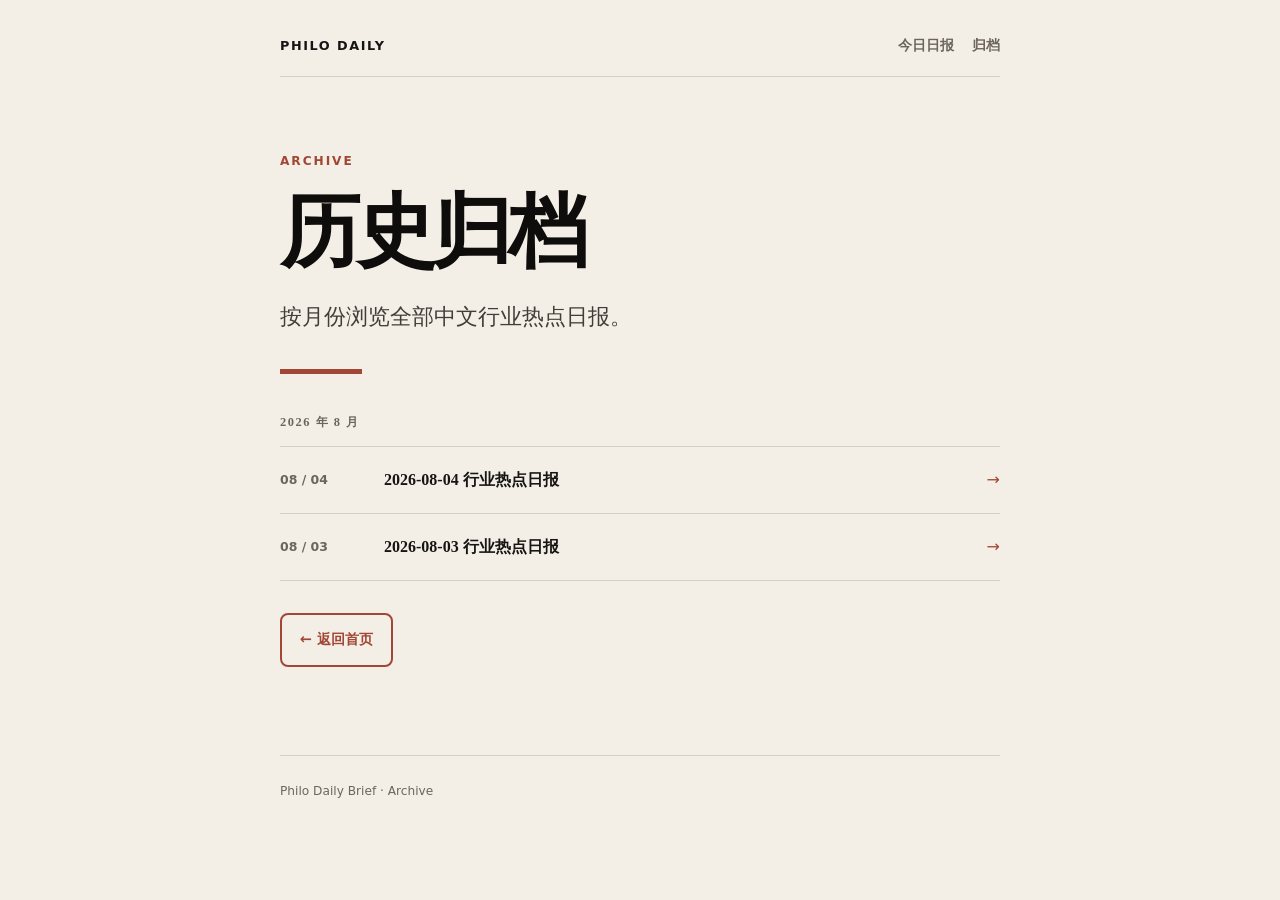
<file: archive.html>
<!doctype html>
<html lang="zh-CN">
<head>
  <meta charset="utf-8">
  <meta name="viewport" content="width=device-width, initial-scale=1">
  <meta name="description" content="Philo Daily Brief 历史日报归档。">
  <title>历史归档 · Philo Daily Brief</title>
  <link rel="stylesheet" href="styles.css">
</head>
<body>
  <header class="site-header shell">
    <nav class="nav" aria-label="主导航">
      <a class="brand" href="index.html">Philo Daily</a>
      <div class="nav-links"><a href="2026-08-04.html">今日日报</a><a href="archive.html" aria-current="page">归档</a></div>
    </nav>
  </header>
  <main class="shell">
    <section aria-labelledby="archive-title">
      <p class="eyebrow">Archive</p>
      <h1 id="archive-title">历史归档</h1>
      <p class="deck">按月份浏览全部中文行业热点日报。</p>
      <div class="hero-rule" aria-hidden="true"></div>
    </section>
    <section aria-labelledby="month-2026-08">
      <h2 class="archive-year" id="month-2026-08">2026 年 8 月</h2>
      <ul class="recent-list">
        <li>
          <a href="2026-08-04.html">
            <time datetime="2026-08-04">08 / 04</time>
            <strong>2026-08-04 行业热点日报</strong>
            <span class="arrow" aria-hidden="true">→</span>
          </a>
        </li>
        <li>
          <a href="2026-08-03.html">
            <time datetime="2026-08-03">08 / 03</time>
            <strong>2026-08-03 行业热点日报</strong>
            <span class="arrow" aria-hidden="true">→</span>
          </a>
        </li>
      </ul>
    </section>
    <div class="button-row"><a class="button button--ghost" href="index.html">← 返回首页</a></div>
  </main>
  <footer class="site-footer shell"><p>Philo Daily Brief · Archive</p></footer>
</body>
</html>
</file>
<file: styles.css>
:root {
  color-scheme: light;
  --paper: #f4efe6;
  --paper-deep: #ebe3d7;
  --ink: #171513;
  --muted: #6d655d;
  --brick: #a24735;
  --brick-dark: #793427;
  --navy: #4c6277;
  --navy-soft: #dde3e7;
  --gold: #a18445;
  --gold-soft: #e9e0c8;
  --line: #d8cec0;
  --white: #fffdf8;
  --shadow: 0 18px 48px rgba(54, 44, 35, 0.08);
}

* {
  box-sizing: border-box;
}

html {
  scroll-behavior: smooth;
}

body {
  margin: 0;
  min-height: 100vh;
  background: var(--paper);
  color: var(--ink);
  font-family: Inter, ui-sans-serif, system-ui, -apple-system, BlinkMacSystemFont,
    "Segoe UI", "Noto Sans SC", sans-serif;
  line-height: 1.75;
  text-rendering: optimizeLegibility;
}

a {
  color: inherit;
}

a:focus-visible {
  outline: 3px solid rgba(162, 71, 53, 0.35);
  outline-offset: 4px;
  border-radius: 4px;
}

.shell {
  width: min(calc(100% - 36px), 720px);
  margin: 0 auto;
}

.site-header {
  padding: 24px 0 0;
}

.nav {
  display: flex;
  align-items: center;
  justify-content: space-between;
  gap: 16px;
  padding-bottom: 18px;
  border-bottom: 1px solid var(--line);
}

.brand {
  font: 800 0.8rem/1.2 ui-sans-serif, system-ui, sans-serif;
  letter-spacing: 0.12em;
  text-decoration: none;
  text-transform: uppercase;
}

.nav-links {
  display: flex;
  gap: 18px;
  font-size: 0.85rem;
  font-weight: 700;
}

.nav-links a {
  color: var(--muted);
  text-decoration: none;
}

.nav-links a:hover {
  color: var(--brick);
}

main {
  padding: 50px 0 88px;
}

.eyebrow {
  margin: 0 0 16px;
  color: var(--brick);
  font-size: 0.76rem;
  font-weight: 800;
  letter-spacing: 0.16em;
  text-transform: uppercase;
}

h1,
h2,
h3 {
  margin-top: 0;
  font-family: Iowan Old Style, Baskerville, Georgia, "Noto Serif SC", serif;
  line-height: 1.12;
}

h1 {
  margin-bottom: 20px;
  color: #0e0d0c;
  font-size: clamp(2.65rem, 11vw, 5rem);
  letter-spacing: -0.052em;
}

h2 {
  margin-bottom: 20px;
  font-size: clamp(1.75rem, 7vw, 2.5rem);
  letter-spacing: -0.035em;
}

h3 {
  margin-bottom: 8px;
  font-size: 1.18rem;
  letter-spacing: -0.015em;
}

p {
  margin-top: 0;
}

.deck {
  max-width: 34rem;
  margin: 0 0 28px;
  color: #423d38;
  font-size: clamp(1.08rem, 4.6vw, 1.35rem);
}

.meta-row {
  display: flex;
  flex-wrap: wrap;
  gap: 8px 18px;
  margin: 28px 0 0;
  color: var(--muted);
  font-size: 0.85rem;
  font-weight: 650;
}

.hero-rule {
  width: 82px;
  height: 5px;
  margin: 34px 0 0;
  background: var(--brick);
}

.section {
  --section-accent: var(--brick);
  margin-top: 64px;
  padding-top: 28px;
  border-top: 1px solid var(--line);
}

.section--ai {
  --section-accent: var(--navy);
}

.section--social {
  --section-accent: var(--gold);
}

.section-label {
  display: inline-flex;
  align-items: center;
  gap: 9px;
  margin-bottom: 15px;
  color: var(--section-accent);
  font-size: 0.74rem;
  font-weight: 850;
  letter-spacing: 0.13em;
  text-transform: uppercase;
}

.section-label::before {
  width: 24px;
  height: 3px;
  background: currentColor;
  content: "";
}

.conclusion-list,
.brief-list,
.watch-list {
  margin: 0;
  padding: 0;
  list-style: none;
}

.conclusion-list {
  display: grid;
  gap: 14px;
  counter-reset: conclusion;
}

.conclusion-list li {
  position: relative;
  padding: 21px 20px 21px 58px;
  background: var(--white);
  border: 1px solid rgba(121, 103, 85, 0.18);
  border-radius: 12px;
  box-shadow: var(--shadow);
  counter-increment: conclusion;
}

.conclusion-list li::before {
  position: absolute;
  top: 20px;
  left: 20px;
  color: var(--brick);
  font: 800 0.82rem/1 ui-sans-serif, system-ui, sans-serif;
  content: "0" counter(conclusion);
}

.conclusion-list strong {
  display: block;
  margin-bottom: 5px;
  font-family: Iowan Old Style, Baskerville, Georgia, "Noto Serif SC", serif;
  font-size: 1.06rem;
}

.conclusion-list span {
  color: #534c45;
  font-size: 0.94rem;
}

.brief-list {
  display: grid;
  gap: 24px;
}

.brief-list li {
  padding-left: 18px;
  border-left: 3px solid var(--section-accent);
}

.brief-list p {
  margin-bottom: 0;
  color: #4f4943;
}

.signal {
  display: inline-block;
  margin-top: 11px;
  padding: 4px 9px;
  color: var(--section-accent);
  background: color-mix(in srgb, var(--section-accent) 12%, transparent);
  border-radius: 999px;
  font-size: 0.73rem;
  font-weight: 800;
  letter-spacing: 0.04em;
}

.insight {
  margin-top: 64px;
  padding: 28px 24px;
  color: #fff8ef;
  background: var(--brick-dark);
  border-radius: 14px;
  box-shadow: var(--shadow);
}

.insight .section-label {
  color: #e9b7a8;
}

.insight h2 {
  color: #fffdf8;
}

.insight p:last-child {
  margin-bottom: 0;
}

.portfolio-note {
  padding: 22px;
  background: var(--paper-deep);
  border-radius: 12px;
}

.portfolio-note strong {
  color: var(--brick-dark);
}

.watch-list {
  border-top: 1px solid var(--line);
}

.watch-list li {
  display: grid;
  grid-template-columns: 56px 1fr;
  gap: 14px;
  padding: 17px 0;
  border-bottom: 1px solid var(--line);
}

.watch-list time {
  color: var(--brick);
  font-size: 0.75rem;
  font-weight: 850;
  letter-spacing: 0.08em;
  text-transform: uppercase;
}

.source-list {
  margin: 0;
  padding-left: 1.2rem;
  color: var(--muted);
  font-size: 0.85rem;
}

.source-list li + li {
  margin-top: 9px;
}

.source-list a {
  text-decoration-color: rgba(162, 71, 53, 0.45);
  text-underline-offset: 3px;
}

.source-list a:hover {
  color: var(--brick);
}

.button-row {
  display: flex;
  flex-wrap: wrap;
  gap: 12px;
  margin-top: 32px;
}

.button {
  display: inline-flex;
  align-items: center;
  justify-content: center;
  gap: 10px;
  min-height: 48px;
  padding: 12px 18px;
  color: #fffaf3;
  background: var(--brick);
  border: 2px solid var(--brick);
  border-radius: 8px;
  font-size: 0.9rem;
  font-weight: 800;
  text-decoration: none;
}

.button:hover {
  background: var(--brick-dark);
  border-color: var(--brick-dark);
}

.button--ghost {
  color: var(--brick);
  background: transparent;
}

.button--ghost:hover {
  color: #fffaf3;
}

.recent-list {
  margin: 0;
  padding: 0;
  list-style: none;
  border-top: 1px solid var(--line);
}

.recent-list li {
  border-bottom: 1px solid var(--line);
}

.recent-list a {
  display: grid;
  grid-template-columns: 92px 1fr auto;
  gap: 12px;
  align-items: center;
  padding: 19px 0;
  text-decoration: none;
}

.recent-list time {
  color: var(--muted);
  font-size: 0.78rem;
  font-weight: 750;
}

.recent-list strong {
  font-family: Iowan Old Style, Baskerville, Georgia, "Noto Serif SC", serif;
}

.recent-list .arrow {
  color: var(--brick);
}

.archive-year {
  margin: 42px 0 16px;
  color: var(--muted);
  font-size: 0.78rem;
  font-weight: 850;
  letter-spacing: 0.12em;
}

.site-footer {
  padding: 25px 0 36px;
  color: var(--muted);
  border-top: 1px solid var(--line);
  font-size: 0.76rem;
}

.site-footer p {
  margin-bottom: 0;
}

@media (min-width: 640px) {
  .site-header {
    padding-top: 34px;
  }

  main {
    padding-top: 74px;
  }

  .conclusion-list li {
    padding: 24px 26px 24px 66px;
  }

  .conclusion-list li::before {
    left: 26px;
    top: 24px;
  }

  .insight {
    padding: 34px 32px;
  }
}

@media (prefers-reduced-motion: reduce) {
  html {
    scroll-behavior: auto;
  }
}
</file>
